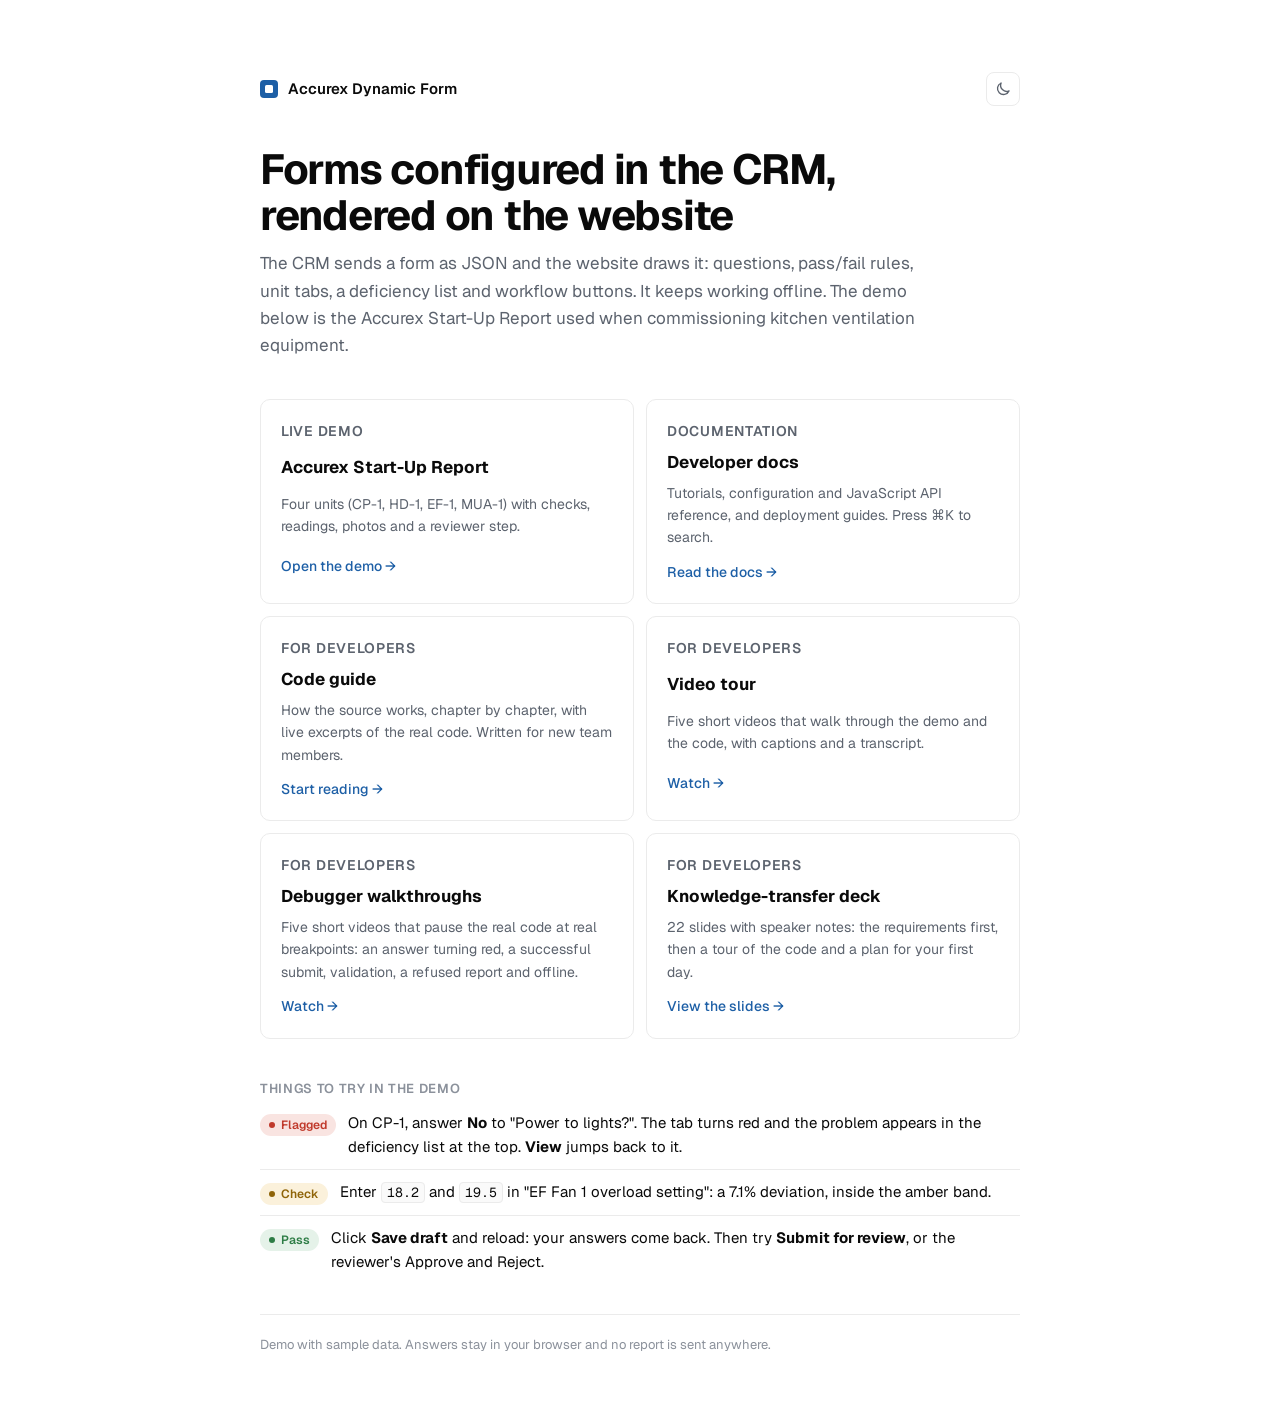
<file: index.html>
<!DOCTYPE html>
<html lang="en">
<head>
<meta charset="utf-8">
<meta name="viewport" content="width=device-width, initial-scale=1">
<title>Accurex Dynamic Form</title>
<script src="docs/theme.js"></script>
<meta name="description" content="Forms configured in the CRM, rendered on the website. Live demo and developer documentation.">
<link rel="preconnect" href="https://fonts.googleapis.com">
<link rel="preconnect" href="https://fonts.gstatic.com" crossorigin>
<link rel="stylesheet" href="https://fonts.googleapis.com/css2?family=Geist:wght@400;500;600;700&family=Geist+Mono:wght@400;500&display=swap">
<style>
/* Same visual language as docs/: Geist, hairlines, monochrome with the Accurex brand blue. */
:root {
  --bg: #ffffff; --bg-subtle: #fafafa; --fg: #0a0a0a; --fg-muted: #5c636e; --fg-faint: #8b919b;
  --line: #ebebeb; --line-strong: #d6d8dc; --accent: #1d5fa6; --accent-soft: #eaf1f9;
  --pass: #2e7d46; --pass-soft: #e5f2e9; --caution: #8f6408; --caution-soft: #fbf1db; --fail: #c0392b; --fail-soft: #f9e4e1;
  --shadow: 0 1px 2px rgba(10, 10, 10, 0.04), 0 8px 24px rgba(10, 10, 10, 0.08);
  --font-sans: "Geist", ui-sans-serif, system-ui, -apple-system, "Segoe UI", Roboto, sans-serif;
  --font-mono: "Geist Mono", ui-monospace, SFMono-Regular, Menlo, monospace;
}
/* Dark: follow the system unless the visitor picked light; the toggle (docs/theme.js) sets data-theme. */
@media (prefers-color-scheme: dark) {
  :root:not([data-theme="light"]) {
    --bg: #0a0a0a; --bg-subtle: #111111; --fg: #ededed; --fg-muted: #a3a8b0; --fg-faint: #70757d;
    --line: #1f1f1f; --line-strong: #2f3237; --accent: #6fa8e8; --accent-soft: #0f2238;
    --pass: #4cc38a; --pass-soft: #0e2a1c; --caution: #e5b94e; --caution-soft: #2d2208; --fail: #ff7a6b; --fail-soft: #331512;
    --shadow: 0 1px 2px rgba(0, 0, 0, 0.4), 0 12px 32px rgba(0, 0, 0, 0.5);
    color-scheme: dark;
  }
}
:root[data-theme="dark"] {
  --bg: #0a0a0a; --bg-subtle: #111111; --fg: #ededed; --fg-muted: #a3a8b0; --fg-faint: #70757d;
  --line: #1f1f1f; --line-strong: #2f3237; --accent: #6fa8e8; --accent-soft: #0f2238;
  --pass: #4cc38a; --pass-soft: #0e2a1c; --caution: #e5b94e; --caution-soft: #2d2208; --fail: #ff7a6b; --fail-soft: #331512;
  --shadow: 0 1px 2px rgba(0, 0, 0, 0.4), 0 12px 32px rgba(0, 0, 0, 0.5);
  color-scheme: dark;
}
* { box-sizing: border-box; }
body {
  margin: 0; padding-inline: 16px;
  background: var(--bg); color: var(--fg);
  font-family: var(--font-sans); font-size: 15px; line-height: 1.6; -webkit-font-smoothing: antialiased;
}
a { color: var(--accent); }
:focus-visible { outline: 2px solid var(--accent); outline-offset: 2px; border-radius: 6px; }
.page { max-width: 760px; margin: 0 auto; padding-block: 72px 56px; display: grid; gap: 40px; }
.top-row { display: flex; align-items: center; justify-content: space-between; gap: 12px; }
.brand { display: flex; align-items: center; gap: 10px; font-weight: 600; }
.icon-btn {
  display: inline-flex; align-items: center; justify-content: center; width: 34px; height: 34px;
  border: 1px solid var(--line); border-radius: 8px; background: transparent; color: var(--fg-muted); cursor: pointer;
}
.icon-btn:hover { background: var(--bg-subtle); color: var(--fg); border-color: var(--line-strong); }
.brand-mark { width: 18px; height: 18px; border-radius: 4px; background: var(--accent); position: relative; }
.brand-mark::after { content: ""; position: absolute; inset: 5px; border-radius: 1.5px; background: var(--bg); }
h1 { margin: 0 0 12px; font-size: clamp(30px, 6vw, 42px); line-height: 1.1; letter-spacing: -0.03em; text-wrap: balance; }
.lead { margin: 0; max-width: 60ch; font-size: 17px; color: var(--fg-muted); }
.cards { display: grid; grid-template-columns: repeat(2, minmax(0, 1fr)); gap: 12px; }
@media (max-width: 560px) { .cards { grid-template-columns: 1fr; } }
.card {
  display: grid; gap: 6px; padding: 20px; border: 1px solid var(--line); border-radius: 10px;
  color: var(--fg); text-decoration: none; transition: border-color 0.12s, box-shadow 0.12s;
}
.card:hover { border-color: var(--line-strong); box-shadow: var(--shadow); }
.card-kicker { font-size: 12px; font-weight: 600; letter-spacing: 0.05em; text-transform: uppercase; color: var(--accent); }
.card strong { font-size: 17px; }
.card span { color: var(--fg-muted); font-size: 14px; }
.card .go { margin-top: 6px; font-size: 14px; font-weight: 500; color: var(--accent); }
h2 { margin: 0 0 12px; font-size: 13px; font-weight: 600; letter-spacing: 0.05em; text-transform: uppercase; color: var(--fg-faint); }
.try { margin: 0; padding: 0; list-style: none; display: grid; gap: 10px; }
.try li { display: grid; grid-template-columns: auto 1fr; gap: 12px; align-items: baseline; padding-bottom: 10px; border-bottom: 1px solid var(--line); }
.try li:last-child { border-bottom: 0; padding-bottom: 0; }
.pill { display: inline-flex; align-items: center; gap: 6px; height: 22px; padding: 0 9px; border-radius: 999px; font-size: 12px; font-weight: 600; white-space: nowrap; }
.pill::before { content: ""; width: 6px; height: 6px; border-radius: 50%; background: currentColor; }
.pill.fail { color: var(--fail); background: var(--fail-soft); }
.pill.caution { color: var(--caution); background: var(--caution-soft); }
.pill.pass { color: var(--pass); background: var(--pass-soft); }
code { font-family: var(--font-mono); font-size: 0.88em; padding: 1px 5px; border: 1px solid var(--line); border-radius: 4px; background: var(--bg-subtle); }
footer { padding-top: 20px; border-top: 1px solid var(--line); font-size: 13px; color: var(--fg-faint); }
@media (max-width: 520px) { .page { padding-block: 40px 40px; } .try li { grid-template-columns: 1fr; gap: 4px; } }
</style>
</head>
<body>
<main class="page">
  <div class="top-row">
    <div class="brand"><span class="brand-mark" aria-hidden="true"></span>Accurex Dynamic Form</div>
    <button class="icon-btn" type="button" data-theme-toggle aria-label="Switch colour theme"></button>
  </div>

  <header>
    <h1>Forms configured in the CRM, rendered on the website</h1>
    <p class="lead">The CRM sends a form as JSON and the website draws it: questions, pass/fail rules, unit tabs, a deficiency list and workflow buttons. It keeps working offline. The demo below is the Accurex Start-Up Report used when commissioning kitchen ventilation equipment.</p>
  </header>

  <section class="cards" aria-label="Start here">
    <a class="card" href="sample.html">
      <span class="card-kicker">Live demo</span>
      <strong>Accurex Start-Up Report</strong>
      <span>Four units (CP-1, HD-1, EF-1, MUA-1) with checks, readings, photos and a reviewer step.</span>
      <span class="go">Open the demo →</span>
    </a>
    <a class="card" href="docs/">
      <span class="card-kicker">Documentation</span>
      <strong>Developer docs</strong>
      <span>Tutorials, configuration and JavaScript API reference, and deployment guides. Press ⌘K to search.</span>
      <span class="go">Read the docs →</span>
    </a>
    <a class="card" href="docs/code-guide.html">
      <span class="card-kicker">For developers</span>
      <strong>Code guide</strong>
      <span>How the source works, chapter by chapter, with live excerpts of the real code. Written for new team members.</span>
      <span class="go">Start reading →</span>
    </a>
    <a class="card" href="docs/video-tutorial.html">
      <span class="card-kicker">For developers</span>
      <strong>Video tour</strong>
      <span>Five short videos that walk through the demo and the code, with captions and a transcript.</span>
      <span class="go">Watch →</span>
    </a>
    <a class="card" href="docs/video-tutorial.html#episode-6">
      <span class="card-kicker">For developers</span>
      <strong>Debugger walkthroughs</strong>
      <span>Five short videos that pause the real code at real breakpoints: an answer turning red, a successful submit, validation, a refused report and offline.</span>
      <span class="go">Watch →</span>
    </a>
    <a class="card" href="docs/kt-deck.html">
      <span class="card-kicker">For developers</span>
      <strong>Knowledge-transfer deck</strong>
      <span>22 slides with speaker notes: the requirements first, then a tour of the code and a plan for your first day.</span>
      <span class="go">View the slides →</span>
    </a>
  </section>

  <section aria-labelledby="try-title">
    <h2 id="try-title">Things to try in the demo</h2>
    <ul class="try">
      <li><span class="pill fail">Flagged</span><span>On CP-1, answer <strong>No</strong> to "Power to lights?". The tab turns red and the problem appears in the deficiency list at the top. <strong>View</strong> jumps back to it.</span></li>
      <li><span class="pill caution">Check</span><span>Enter <code>18.2</code> and <code>19.5</code> in "EF Fan 1 overload setting": a 7.1% deviation, inside the amber band.</span></li>
      <li><span class="pill pass">Pass</span><span>Click <strong>Save draft</strong> and reload: your answers come back. Then try <strong>Submit for review</strong>, or the reviewer's Approve and Reject.</span></li>
    </ul>
  </section>

  <footer>Demo with sample data. Answers stay in your browser and no report is sent anywhere.</footer>
</main>
</body>
</html>
</file>
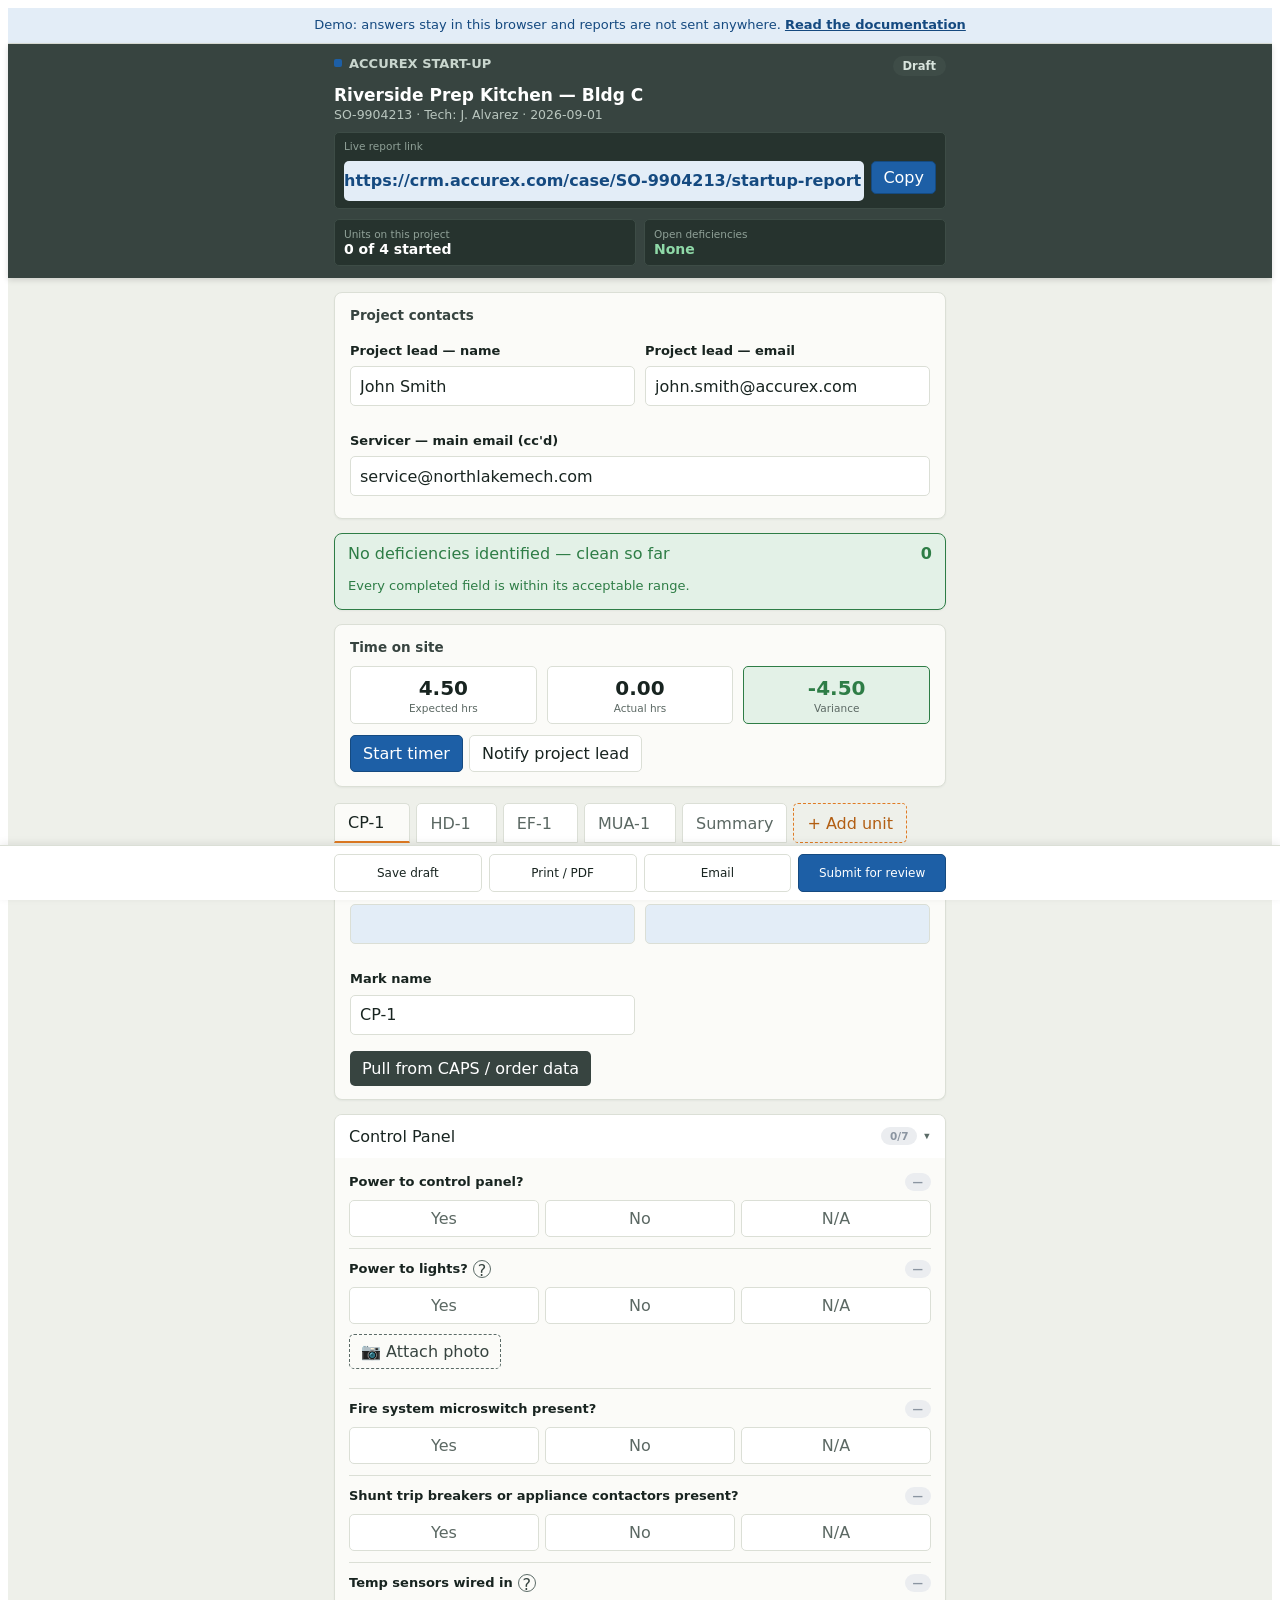
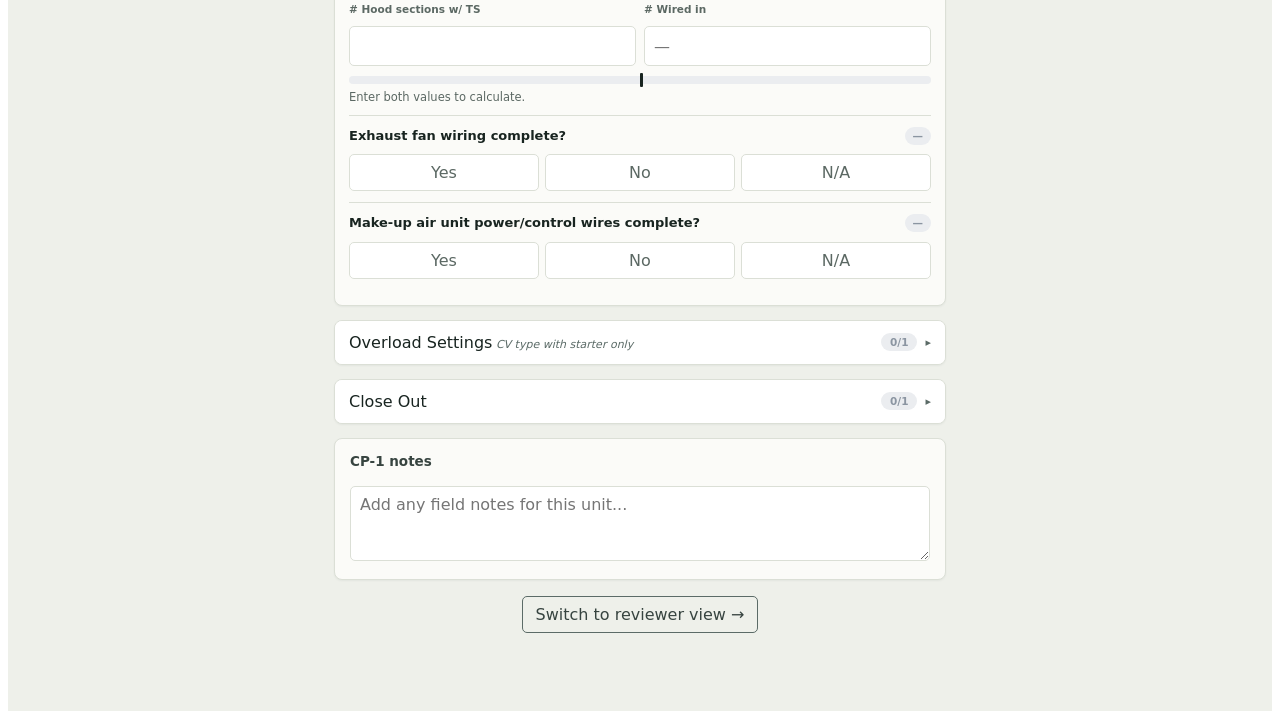
<file: sample.html>
<!DOCTYPE html>
<html lang="en">
<head>
    <meta charset="utf-8">
    <meta name="viewport" content="width=device-width, initial-scale=1">
    <title>Accurex Start-Up Report — Demo</title>
    <link rel="stylesheet" href="Accurex-dynamic-form.css">
    <style>
        /* Shown only in demo mode (see DEMO_MODE below). */
        .demo-banner {
            margin: 0;
            padding: 8px 14px;
            background: var(--dfr-brand-tint);
            color: var(--dfr-brand-dark);
            border-bottom: 1px solid var(--dfr-line);
            font: 13px/1.45 system-ui, -apple-system, "Segoe UI", sans-serif;
            text-align: center;
        }
        .demo-banner a { color: inherit; font-weight: 600; }
    </style>
</head>

<body>

    <p class="demo-banner" id="demoBanner" hidden>
        Demo: answers stay in this browser and reports are not sent anywhere.
        <a href="docs/">Read the documentation</a>
    </p>

    <!-- The form is drawn inside this container. -->
    <div id="dynamicFormContainer"></div>

    <!--
        type="module" is required: the framework is split into small files under ./src.
        The page must be served over http(s) (not opened as file://), e.g.:
            python3 dev-server.py   →   http://localhost:8080/sample.html
        dev-server.py also stands in for the CRM's submission API.
    -->
    <script type="module" src="Accurex-DynamicFormRenderer.js"></script>
    <script>
        /*
         * DEMO MODE
         * On the local dev server, dev-server.py pretends to be the CRM, so reports are really posted.
         * On static hosting (GitHub Pages) there is no CRM, so the demo pretends it accepted the report
         * and fills "Pull from CAPS" with demo values. Add ?demo to the URL to try demo mode locally.
         */
        const LOCAL_HOSTS = ["localhost", "127.0.0.1"];
        const DEMO_MODE = new URLSearchParams(location.search).has("demo") || !LOCAL_HOSTS.includes(location.hostname);

        function wait(milliseconds) {
            return new Promise(function (resolve) { setTimeout(resolve, milliseconds); });
        }

        document.addEventListener("DOMContentLoaded", async function () {

            document.getElementById("demoBanner").hidden = !DEMO_MODE;

            const formRenderer = new DynamicFormRenderer({
                container: "#dynamicFormContainer",
                // In production this is the CRM API that returns the form configuration.
                configUrl: "accurex-startup-report-config.json",
                // Lets this page open without a connection (when the config switches offline mode on).
                serviceWorkerUrl: "service-worker.js",

                // "Submit for review", "Approve" and "Reject": send the report to the CRM.
                // Offline, submit() keeps it in the outbox and it is sent automatically later.
                // If submit() fails, the form puts the previous report status back.
                onWorkflow: async function (action, data, form) {
                    console.log("Workflow:", action.targetStatus);
                    if (DEMO_MODE) {
                        await wait(400); // feels like a real request
                        console.log("Demo: the report would be sent to the CRM now.", data);
                        return;
                    }
                    return form.submit();
                },

                // "Pull from CAPS": in demo mode, answer with demo values instead of calling the API.
                // Returning undefined outside demo mode makes the form use config.dataSources as usual.
                onDataPull: DEMO_MODE ? async function (action) {
                    await wait(500);
                    return { model: "Demo model", serial: "DEMO-" + action.unitId.toUpperCase() + "-0001" };
                } : undefined,

                onSubmitSuccess: function (response) {
                    console.log("Report received by the CRM:", response);
                },
                onSubmitQueued: function () {
                    console.log("No connection: the report will be sent automatically later.");
                },
                onSubmitError: function (error) {
                    console.error("The CRM did not accept the report:", error);
                },
                onAction: function (action, data) {
                    console.log("Action for the website to handle:", action.type, data);
                }
            });

            // Handy while learning or debugging: type `formRenderer.values` in the browser console.
            window.formRenderer = formRenderer;

            await formRenderer.render();

        });
    </script>

</body>
</html>
</file>
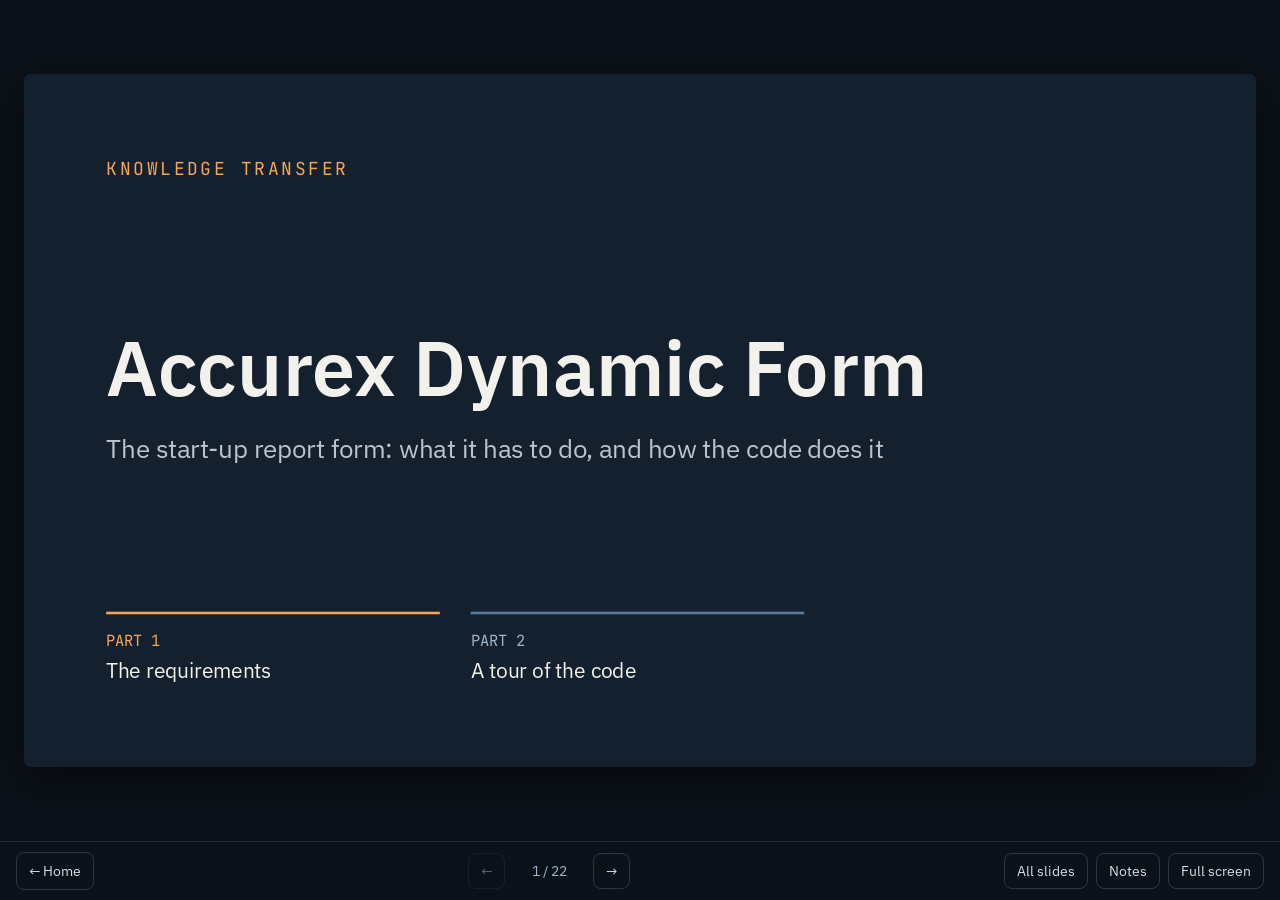
<file: docs/kt-deck.html>
<!DOCTYPE html>
<html lang="en">
<head>
<meta charset="utf-8">
<meta name="viewport" content="width=device-width, initial-scale=1">
<title>Accurex Dynamic Form KT</title>
<meta name="description" content="Knowledge-transfer deck for the Accurex Dynamic Form: the requirements first, then a tour of the code.">
<link rel="preconnect" href="https://fonts.googleapis.com">
<link rel="preconnect" href="https://fonts.gstatic.com" crossorigin>
<link rel="stylesheet" href="https://fonts.googleapis.com/css2?family=IBM+Plex+Sans:wght@400;500;600;700&family=JetBrains+Mono:wght@400;600&display=swap">
<style>
/*
 * Knowledge-transfer deck. Each slide is a 1920×1080 <section> with inline styles,
 * scaled to fit the window. Keys: ← → to move, N for speaker notes, O for all slides,
 * F for full screen. Print (or Save as PDF) gives one slide per page.
 */
html, body { height: 100%; margin: 0; }
body {
  display: grid; grid-template-rows: minmax(0, 1fr) auto auto;
  background: #0B1118; color: #D5DDE5; overflow: hidden;
  font-family: 'IBM Plex Sans', system-ui, -apple-system, 'Segoe UI', sans-serif;
}
:focus-visible { outline: 2px solid #F2A65A; outline-offset: 2px; }

/* ── The stage ── */
.viewport { position: relative; display: grid; place-items: center; min-height: 0; overflow: hidden; }
.holder { position: relative; overflow: hidden; border-radius: 6px; box-shadow: 0 12px 40px rgba(0, 0, 0, 0.45); }
.stage { position: absolute; left: 0; top: 0; width: 1920px; height: 1080px; transform-origin: top left; }
.frame[hidden] { display: none; }

/* ── Slide defaults (the slides set almost everything inline) ── */
.frame section { position: relative; width: 1920px; height: 1080px; box-sizing: border-box; overflow: hidden; }
.frame section * { margin: 0; box-sizing: border-box; }
.frame section div { min-width: 0; }
.frame h1 { font-size: 96px; font-weight: 600; line-height: 1.1; }
.frame h2 { font-size: 64px; font-weight: 600; line-height: 1.15; }
.frame h3 { font-size: 44px; font-weight: 600; line-height: 1.2; }
.frame p { font-size: 32px; line-height: 1.4; }
.frame ul, .frame ol { padding-left: 1.3em; }
.frame table { width: 100%; border-collapse: collapse; }
.frame th, .frame td { padding: 0.35em 0.6em; text-align: left; vertical-align: top; border-bottom: 1px solid rgba(20, 32, 46, 0.12); }
.frame th { font-weight: 600; }
.frame a { text-underline-offset: 0.15em; }
.frame aside { display: none; }

/* ── Speaker notes ── */
.notes {
  max-height: 28vh; overflow: auto; padding: 14px 24px;
  background: #111A24; border-top: 1px solid #1F2B38;
  font-size: 15px; line-height: 1.6; color: #C9D3DD;
}
.notes[hidden] { display: none; }
.notes-label { display: block; margin-bottom: 4px; font-size: 12px; font-weight: 600; letter-spacing: 0.06em; text-transform: uppercase; color: #F2A65A; }

/* ── Toolbar ── */
.toolbar {
  display: flex; align-items: center; justify-content: space-between; gap: 8px; flex-wrap: wrap;
  padding: 10px 16px; border-top: 1px solid #1F2B38; background: #0B1118;
}
.group { display: flex; align-items: center; gap: 8px; }
.toolbar a, .toolbar button {
  display: inline-flex; align-items: center; justify-content: center; gap: 6px;
  height: 36px; padding: 0 12px; border: 1px solid #2A3644; border-radius: 8px;
  background: transparent; color: #D5DDE5; font: inherit; font-size: 14px; text-decoration: none; cursor: pointer;
}
.toolbar a:hover, .toolbar button:hover:not(:disabled) { background: #16212D; border-color: #3A4858; }
.toolbar button:disabled { opacity: 0.4; cursor: default; }
.toolbar button[aria-pressed="true"] { border-color: #F2A65A; color: #F2A65A; }
.counter { min-width: 72px; text-align: center; font-size: 14px; font-variant-numeric: tabular-nums; color: #9DB4CC; }
@media (max-width: 560px) { .toolbar .wide-only { display: none; } .toolbar { justify-content: center; } }

/* ── All slides ── */
.overview {
  position: fixed; inset: 0; z-index: 10; overflow: auto; padding: 24px 16px 40px;
  background: rgba(11, 17, 24, 0.97);
}
.overview[hidden] { display: none; }
.overview-head { max-width: 1280px; margin: 0 auto 16px; display: flex; align-items: center; justify-content: space-between; gap: 12px; }
.overview-head h2 { margin: 0; font-size: 16px; font-weight: 600; color: #F3F1EC; }
.overview-head button { height: 36px; padding: 0 12px; border: 1px solid #2A3644; border-radius: 8px; background: transparent; color: #D5DDE5; font: inherit; font-size: 14px; cursor: pointer; }
.thumbs { max-width: 1280px; margin: 0 auto; display: grid; grid-template-columns: repeat(auto-fill, minmax(220px, 1fr)); gap: 16px; }
.thumb { display: grid; gap: 6px; padding: 0; border: 0; background: none; color: #9DB4CC; font: inherit; font-size: 13px; text-align: left; cursor: pointer; }
.thumb-view { position: relative; aspect-ratio: 16 / 9; overflow: hidden; border-radius: 6px; border: 2px solid transparent; }
.thumb[aria-current="true"] .thumb-view { border-color: #F2A65A; }
.thumb:hover .thumb-view { border-color: #5B7A99; }
.thumb-view .frame { position: absolute; left: 0; top: 0; width: 1920px; height: 1080px; transform-origin: top left; pointer-events: none; }

/* ── Print / Save as PDF: one slide per page ── */
@media print {
  @page { size: 1920px 1080px; margin: 0; }
  html, body { height: auto; display: block; overflow: visible; background: none; }
  .toolbar, .notes, .overview { display: none !important; }
  .viewport, .holder { display: block; width: auto !important; height: auto !important; box-shadow: none; border-radius: 0; overflow: visible; }
  .stage { position: static; transform: none !important; width: auto; height: auto; }
  .frame, .frame[hidden] { display: block !important; break-after: page; }
}
</style>
</head>
<body>
<main class="viewport" aria-label="Slides">
  <div class="holder">
    <div class="stage">
<div class="frame" data-id="cover" role="group" aria-roledescription="slide" hidden>
<section id="cover" data-transition="fade" style="background:#14202E;color:#F3F1EC;font-family:'IBM Plex Sans', Arial, sans-serif;padding:128px;display:flex;flex-direction:column;justify-content:space-between">
<p style="font-family:'JetBrains Mono', 'Courier New', monospace;font-size:28px;color:#F2A65A;letter-spacing:4px">KNOWLEDGE TRANSFER</p>
<div style="display:flex;flex-direction:column;gap:36px">
<h1 style="font-size:120px;font-weight:600;line-height:1.05;color:#F3F1EC">Accurex Dynamic Form</h1>
<p style="font-size:40px;line-height:1.35;color:#B9C4CF">The start-up report form: what it has to do, and how the code does it</p>
</div>
<div style="display:flex;gap:48px">
<div style="display:flex;flex-direction:column;gap:8px;border-top:4px solid #F2A65A;padding:24px 0 0 0;width:520px">
<p style="font-size:24px;color:#F2A65A;font-family:'JetBrains Mono', 'Courier New', monospace">PART 1</p>
<p style="font-size:32px;color:#F3F1EC">The requirements</p>
</div>
<div style="display:flex;flex-direction:column;gap:8px;border-top:4px solid #5B7A99;padding:24px 0 0 0;width:520px">
<p style="font-size:24px;color:#9DB4CC;font-family:'JetBrains Mono', 'Courier New', monospace">PART 2</p>
<p style="font-size:32px;color:#F3F1EC">A tour of the code</p>
</div>
</div>
<aside>Welcome. The KT has two parts. First, what the business needs: a start-up report that a technician fills in on site and a reviewer approves. Second, how the code meets those needs, folder by folder and feature by feature. At the end there's a plan for your first day.</aside>
</section>
</div>
<div class="frame" data-id="problem" role="group" aria-roledescription="slide" hidden>
<section id="problem" data-transition="fade" style="background:#F7F6F2;color:#4A5563;font-family:'IBM Plex Sans', Arial, sans-serif;padding:128px 128px 160px;display:flex;flex-direction:column;gap:48px">
<div style="display:flex;flex-direction:column;gap:12px">
<p style="font-family:'JetBrains Mono', 'Courier New', monospace;font-size:24px;color:#A84E10;letter-spacing:3px">THE PROBLEM</p>
<h2 style="font-size:64px;font-weight:600;color:#14202E;line-height:1.15">One renderer for every CRM form</h2>
</div>
<div style="display:flex;align-items:center;gap:20px">
<div style="flex:1;display:flex;flex-direction:column;gap:8px;background:#FFFFFF;border:1px solid #E2DFD8;border-radius:16px;padding:28px 24px">
<p style="font-size:28px;font-weight:600;color:#14202E">Business user</p>
<p style="font-size:24px;line-height:1.35">sets up the form in the CRM</p>
</div>
<svg width="56" height="28" viewBox="0 0 100 50" preserveAspectRatio="none" aria-hidden="true" style="flex:none"><polygon points="0,15 60,15 60,0 100,25 60,50 60,35 0,35" fill="#A84E10"/></svg>
<div style="flex:1;display:flex;flex-direction:column;gap:8px;background:#FFFFFF;border:1px solid #E2DFD8;border-radius:16px;padding:28px 24px">
<p style="font-size:28px;font-weight:600;color:#14202E">CRM API</p>
<p style="font-size:24px;line-height:1.35">sends the form as JSON</p>
</div>
<svg width="56" height="28" viewBox="0 0 100 50" preserveAspectRatio="none" aria-hidden="true" style="flex:none"><polygon points="0,15 60,15 60,0 100,25 60,50 60,35 0,35" fill="#A84E10"/></svg>
<div style="flex:1;display:flex;flex-direction:column;gap:8px;background:#14202E;border-radius:16px;padding:28px 24px">
<p style="font-size:24px;font-weight:600;color:#F2A65A;font-family:'JetBrains Mono', 'Courier New', monospace">DynamicForm Renderer</p>
<p style="font-size:24px;line-height:1.35;color:#D5DDE5">draws it, with no HTML per form</p>
</div>
<svg width="56" height="28" viewBox="0 0 100 50" preserveAspectRatio="none" aria-hidden="true" style="flex:none"><polygon points="0,15 60,15 60,0 100,25 60,50 60,35 0,35" fill="#A84E10"/></svg>
<div style="flex:1;display:flex;flex-direction:column;gap:8px;background:#FFFFFF;border:1px solid #E2DFD8;border-radius:16px;padding:28px 24px">
<p style="font-size:28px;font-weight:600;color:#14202E">Corporate website</p>
<p style="font-size:24px;line-height:1.35">the technician fills it in</p>
</div>
</div>
<div style="display:flex;gap:64px;align-items:start">
<div style="flex:3;display:flex;flex-direction:column;gap:20px">
<p style="font-size:30px;line-height:1.45;color:#2E3946">The first form built with it is the <b>Accurex start-up report</b>. A technician visits a job (one sales order, for example SO-9904213), checks every piece of equipment on site, records readings and photos, and sends the report for review.</p>
<p style="font-size:30px;line-height:1.45;color:#2E3946">When the business wants a new question or a new rule, they change the JSON. The code stays the same.</p>
</div>
<div style="flex:2;display:flex;flex-direction:column;background:#FFFFFF;border:1px solid #E2DFD8;border-radius:16px;padding:28px 32px;gap:16px">
<p style="font-size:24px;color:#5F6873">Units in the sample job</p>
<p style="font-size:28px;color:#14202E"><b>CP-1</b>   Control panel</p>
<p style="font-size:28px;color:#14202E"><b>HD-1</b>   Hood</p>
<p style="font-size:28px;color:#14202E"><b>EF-1</b>   Exhaust fan</p>
<p style="font-size:28px;color:#14202E"><b>MUA-1</b>   Make-up air unit</p>
</div>
</div>
<p style="position:absolute;left:128px;bottom:64px;width:1664px;font-size:24px;color:#5F6873">Accurex Dynamic Form KT · 2</p>
<aside>The core idea: business users design forms in the CRM, and this one package turns the JSON into a working form on the website. Nobody writes HTML per form. The sample config, accurex-startup-report-config.json, is the start-up report for a kitchen-ventilation job with four units: a control panel, a hood, an exhaust fan and a make-up air unit.</aside>
</section>
</div>
<div class="frame" data-id="users" role="group" aria-roledescription="slide" hidden>
<section id="users" data-transition="fade" style="background:#F7F6F2;color:#4A5563;font-family:'IBM Plex Sans', Arial, sans-serif;padding:128px 128px 160px;display:flex;flex-direction:column;gap:56px">
<div style="display:flex;flex-direction:column;gap:12px">
<p style="font-family:'JetBrains Mono', 'Courier New', monospace;font-size:24px;color:#A84E10;letter-spacing:3px">WHO IT SERVES</p>
<h2 style="font-size:64px;font-weight:600;color:#14202E;line-height:1.15">Four people touch this form</h2>
</div>
<div style="display:flex;gap:32px;align-items:stretch">
<div style="flex:1;display:flex;flex-direction:column;gap:18px;background:#FFFFFF;border:1px solid #E2DFD8;border-top:6px solid #A84E10;border-radius:16px;padding:36px 32px">
<svg width="48" height="48" viewBox="0 0 24 24" fill="none" stroke="#A84E10" stroke-width="2" stroke-linecap="round" stroke-linejoin="round" aria-hidden="true" style="flex:none"><path d="M14.7 6.3a1 1 0 0 0 0 1.4l1.6 1.6a1 1 0 0 0 1.4 0l3.77-3.77a6 6 0 0 1-7.94 7.94l-6.91 6.91a2.12 2.12 0 0 1-3-3l6.91-6.91a6 6 0 0 1 7.94-7.94l-3.76 3.76z"/></svg>
<h3 style="font-size:36px;font-weight:600;color:#14202E">Technician</h3>
<p style="font-size:26px;line-height:1.4">On site, often with weak signal. Answers checks, enters readings, attaches photos, runs the site timer, saves drafts and submits for review.</p>
<div style="flex:1"></div>
<p style="font-size:24px;color:#2F5D8A;font-family:'JetBrains Mono', 'Courier New', monospace">fields/ actions/ offline/</p>
</div>
<div style="flex:1;display:flex;flex-direction:column;gap:18px;background:#FFFFFF;border:1px solid #E2DFD8;border-top:6px solid #A84E10;border-radius:16px;padding:36px 32px">
<svg width="48" height="48" viewBox="0 0 24 24" fill="none" stroke="#A84E10" stroke-width="2" stroke-linecap="round" stroke-linejoin="round" aria-hidden="true" style="flex:none"><circle cx="12" cy="12" r="10"/><path d="m9 12 2 2 4-4"/></svg>
<h3 style="font-size:36px;font-weight:600;color:#14202E">Reviewer</h3>
<p style="font-size:26px;line-height:1.4">Reads the finished report. Approves it, or rejects it with a note that goes back to the vendor.</p>
<div style="flex:1"></div>
<p style="font-size:24px;color:#2F5D8A;font-family:'JetBrains Mono', 'Courier New', monospace">reviewer.js workflowAction.js</p>
</div>
<div style="flex:1;display:flex;flex-direction:column;gap:18px;background:#FFFFFF;border:1px solid #E2DFD8;border-top:6px solid #A84E10;border-radius:16px;padding:36px 32px">
<svg width="48" height="48" viewBox="0 0 24 24" fill="none" stroke="#A84E10" stroke-width="2" stroke-linecap="round" stroke-linejoin="round" aria-hidden="true" style="flex:none"><circle cx="12" cy="12" r="3"/><path d="M19.4 15a1.65 1.65 0 0 0 .33 1.82l.06.06a2 2 0 0 1-2.83 2.83l-.06-.06a1.65 1.65 0 0 0-1.82-.33 1.65 1.65 0 0 0-1 1.51V21a2 2 0 0 1-4 0v-.09A1.65 1.65 0 0 0 9 19.4a1.65 1.65 0 0 0-1.82.33l-.06.06a2 2 0 0 1-2.83-2.83l.06-.06a1.65 1.65 0 0 0 .33-1.82 1.65 1.65 0 0 0-1.51-1H3a2 2 0 0 1 0-4h.09A1.65 1.65 0 0 0 4.6 9a1.65 1.65 0 0 0-.33-1.82l-.06-.06a2 2 0 0 1 2.83-2.83l.06.06a1.65 1.65 0 0 0 1.82.33H9a1.65 1.65 0 0 0 1-1.51V3a2 2 0 0 1 4 0v.09a1.65 1.65 0 0 0 1 1.51 1.65 1.65 0 0 0 1.82-.33l.06-.06a2 2 0 0 1 2.83 2.83l-.06.06a1.65 1.65 0 0 0-.33 1.82V9a1.65 1.65 0 0 0 1.51 1H21a2 2 0 0 1 0 4h-.09a1.65 1.65 0 0 0-1.51 1z"/></svg>
<h3 style="font-size:36px;font-weight:600;color:#14202E">Business user</h3>
<p style="font-size:26px;line-height:1.4">Designs the form in the CRM: questions, pass/fail rules, units and buttons. A change here needs no developer.</p>
<div style="flex:1"></div>
<p style="font-size:24px;color:#2F5D8A;font-family:'JetBrains Mono', 'Courier New', monospace">the JSON config</p>
</div>
<div style="flex:1;display:flex;flex-direction:column;gap:18px;background:#FFFFFF;border:1px solid #E2DFD8;border-top:6px solid #A84E10;border-radius:16px;padding:36px 32px">
<svg width="48" height="48" viewBox="0 0 24 24" fill="none" stroke="#A84E10" stroke-width="2" stroke-linecap="round" stroke-linejoin="round" aria-hidden="true" style="flex:none"><polyline points="16 18 22 12 16 6"/><polyline points="8 6 2 12 8 18"/></svg>
<h3 style="font-size:36px;font-weight:600;color:#14202E">Web developer</h3>
<p style="font-size:26px;line-height:1.4">Puts the form on a page and connects its callbacks to the CRM: onWorkflow, onDataPull, onAction.</p>
<div style="flex:1"></div>
<p style="font-size:24px;color:#2F5D8A;font-family:'JetBrains Mono', 'Courier New', monospace">Accurex-Dynamic FormRenderer.js</p>
</div>
</div>
<p style="position:absolute;left:128px;bottom:64px;width:1664px;font-size:24px;color:#5F6873">Accurex Dynamic Form KT · 3</p>
<aside>Keep these four people in mind; every folder serves one of them. The technician is the main user and the reason offline mode exists. The reviewer uses the reviewer block at the bottom. The business user never touches code; they only change JSON. The web developer embeds the form and decides what happens on submit through callbacks. A project lead also gets status emails, sent from the technician's mail app.</aside>
</section>
</div>
<div class="frame" data-id="reqs" role="group" aria-roledescription="slide" hidden>
<section id="reqs" data-transition="fade" style="background:#F7F6F2;color:#4A5563;font-family:'IBM Plex Sans', Arial, sans-serif;padding:128px 128px 160px;display:flex;flex-direction:column;gap:40px">
<div style="display:flex;flex-direction:column;gap:12px">
<p style="font-family:'JetBrains Mono', 'Courier New', monospace;font-size:24px;color:#A84E10;letter-spacing:3px">REQUIREMENTS</p>
<h2 style="font-size:64px;font-weight:600;color:#14202E;line-height:1.15">What the form has to do</h2>
</div>
<table style="font-size:26px;color:#2E3946;font-family:'IBM Plex Sans', Arial, sans-serif">
<tr style="background:#14202E"><th style="width:38%;color:#F3F1EC">Need</th><th style="width:34%;color:#F3F1EC">What the user sees</th><th style="width:28%;color:#F3F1EC">Config key</th></tr>
<tr><td>Forms are defined in the CRM, not in code</td><td>The whole page is built from JSON</td><td>form.*</td></tr>
<tr style="background:#EFEDE7"><td>Check each piece of equipment on its own</td><td>Unit tabs with a coloured dot</td><td>units.items</td></tr>
<tr><td>Judge answers automatically</td><td>Pass / Check / Flagged chips</td><td>evaluation, statusRules</td></tr>
<tr style="background:#EFEDE7"><td>See every problem in one place</td><td>Deficiency list with View links</td><td>deficiencySummary</td></tr>
<tr><td>Track time on site against the plan</td><td>Timer and hours variance</td><td>hoursTracker, timer</td></tr>
<tr style="background:#EFEDE7"><td>Fill model and serial from order data</td><td>Pull from CAPS button</td><td>dataSources.CAPS</td></tr>
<tr><td>Keep photos as evidence</td><td>Attach photo, with thumbnails</td><td>attachments</td></tr>
<tr style="background:#EFEDE7"><td>Work with no signal</td><td>Drafts, an outbox, the page opens offline</td><td>behavior.offline</td></tr>
<tr><td>Review and approve the report</td><td>Submit, Approve and Reject buttons</td><td>actions, reviewer</td></tr>
</table>
<p style="position:absolute;left:128px;bottom:64px;width:1664px;font-size:24px;color:#5F6873">Accurex Dynamic Form KT · 4</p>
<aside>This is the requirement list as the code sees it. Each need maps to a key in the JSON config, and each key maps to one place in the code, which we'll see in Part 2. If someone asks for a new feature, first ask which row it belongs to, or whether it's a new row.</aside>
</section>
</div>
<div class="frame" data-id="lifecycle" role="group" aria-roledescription="slide" hidden>
<section id="lifecycle" data-transition="fade" style="background:#F7F6F2;color:#4A5563;font-family:'IBM Plex Sans', Arial, sans-serif;padding:128px 128px 160px;display:flex;flex-direction:column;gap:48px">
<div style="display:flex;flex-direction:column;gap:12px">
<p style="font-family:'JetBrains Mono', 'Courier New', monospace;font-size:24px;color:#A84E10;letter-spacing:3px">REPORT LIFECYCLE</p>
<h2 style="font-size:64px;font-weight:600;color:#14202E;line-height:1.15">A report has four statuses</h2>
</div>
<div style="position:relative;width:1664px;height:380px">
<div style="position:absolute;left:0px;top:140px;width:300px;height:100px;background:#FFFFFF;border:2px solid #5F6873;border-radius:16px;display:flex;flex-direction:column;justify-content:center;align-items:center">
<p style="font-size:32px;font-weight:600;color:#14202E">Draft</p>
</div>
<div style="position:absolute;left:560px;top:140px;width:300px;height:100px;background:#FFFFFF;border:2px solid #2F5D8A;border-radius:16px;display:flex;flex-direction:column;justify-content:center;align-items:center">
<p style="font-size:32px;font-weight:600;color:#2F5D8A">Review</p>
</div>
<div style="position:absolute;left:1180px;top:20px;width:400px;height:100px;background:#E6F2EA;border:2px solid #2E7D4F;border-radius:16px;display:flex;flex-direction:column;justify-content:center;align-items:center">
<p style="font-size:32px;font-weight:600;color:#1F5E39">Approved</p>
<p style="font-size:24px;color:#2E3946">forwarded</p>
</div>
<div style="position:absolute;left:1180px;top:260px;width:400px;height:100px;background:#F8E7E4;border:2px solid #B0392B;border-radius:16px;display:flex;flex-direction:column;justify-content:center;align-items:center">
<p style="font-size:32px;font-weight:600;color:#8E2A1F">Rejected</p>
<p style="font-size:24px;color:#2E3946">reviewer note required</p>
</div>
<svg width="1" height="1" aria-hidden="true" style="position:absolute;left:0;top:0;overflow:visible;pointer-events:none"><polyline points="300,190 560,190" fill="none" stroke="#5F6873" stroke-width="3"/><polygon points="560,190 542,199 542,181" fill="#5F6873"/></svg>
<svg width="1" height="1" aria-hidden="true" style="position:absolute;left:0;top:0;overflow:visible;pointer-events:none"><polyline points="860,190 1020,190 1020,70 1180,70" fill="none" stroke="#2E7D4F" stroke-width="3"/><polygon points="1180,70 1162,79 1162,61" fill="#2E7D4F"/></svg>
<svg width="1" height="1" aria-hidden="true" style="position:absolute;left:0;top:0;overflow:visible;pointer-events:none"><polyline points="860,190 1020,190 1020,310 1180,310" fill="none" stroke="#B0392B" stroke-width="3"/><polygon points="1180,310 1162,319 1162,301" fill="#B0392B"/></svg>
<p style="position:absolute;left:310px;top:140px;width:250px;font-size:24px;color:#2E3946;text-align:center">Submit for review</p>
<p style="position:absolute;left:1030px;top:100px;width:140px;font-size:24px;color:#1F5E39">Approve</p>
<p style="position:absolute;left:1030px;top:240px;width:140px;font-size:24px;color:#8E2A1F">Reject</p>
</div>
<div style="display:flex;gap:32px">
<div style="flex:1;display:flex;flex-direction:column;gap:8px;border-top:3px solid #A84E10;padding:20px 0 0 0">
<p style="font-size:26px;line-height:1.4;color:#2E3946">The status is just a value: <b>values.reportStatus</b>. The pill in the header redraws from it.</p>
</div>
<div style="flex:1;display:flex;flex-direction:column;gap:8px;border-top:3px solid #A84E10;padding:20px 0 0 0">
<p style="font-size:26px;line-height:1.4;color:#2E3946">Each button is a <b>workflow</b> action with a <b>targetStatus</b>. Reject lists reviewerNote as required.</p>
</div>
<div style="flex:1;display:flex;flex-direction:column;gap:8px;border-top:3px solid #A84E10;padding:20px 0 0 0">
<p style="font-size:26px;line-height:1.4;color:#2E3946">If the CRM refuses the report, the old status comes back. The screen never claims a review that never happened.</p>
</div>
</div>
<p style="position:absolute;left:128px;bottom:64px;width:1664px;font-size:24px;color:#5F6873">Accurex Dynamic Form KT · 5</p>
<aside>Business rule: draft, then review, then approved or rejected. Technically the status is one more value in form.values, so it is saved in drafts and sent with the report like any other field. The three buttons are all the same action type, workflow, with a different targetStatus. Reject has a required field, the reviewer note. If the host page's onWorkflow callback throws, the status is rolled back.</aside>
</section>
</div>
<div class="frame" data-id="statuses" role="group" aria-roledescription="slide" hidden>
<section id="statuses" data-transition="fade" style="background:#F7F6F2;color:#4A5563;font-family:'IBM Plex Sans', Arial, sans-serif;padding:128px 128px 160px;display:flex;flex-direction:column;gap:48px">
<div style="display:flex;flex-direction:column;gap:12px">
<p style="font-family:'JetBrains Mono', 'Courier New', monospace;font-size:24px;color:#A84E10;letter-spacing:3px">PASS OR FAIL</p>
<h2 style="font-size:64px;font-weight:600;color:#14202E;line-height:1.15">Every answer gets a colour that rolls up</h2>
</div>
<div style="display:flex;gap:48px;align-items:stretch">
<div style="flex:1;display:flex;flex-direction:column;gap:20px">
<p style="font-size:26px;color:#5F6873">One field</p>
<p style="font-size:28px;background:#E6F2EA;color:#1F5E39;padding:12px 24px;border-radius:999px"><b>green</b>  Pass</p>
<p style="font-size:28px;background:#FBF0D9;color:#7A4E0A;padding:12px 24px;border-radius:999px"><b>yellow</b>  Check</p>
<p style="font-size:28px;background:#F8E7E4;color:#8E2A1F;padding:12px 24px;border-radius:999px"><b>red</b>  Flagged</p>
<p style="font-size:28px;background:#ECEDEF;color:#454D57;padding:12px 24px;border-radius:999px"><b>gray</b>  not answered or N/A</p>
</div>
<div style="flex:1;display:flex;flex-direction:column;gap:20px">
<p style="font-size:26px;color:#5F6873">Rolled up</p>
<div style="display:flex;flex-direction:column;gap:6px;background:#FFFFFF;border:1px solid #E2DFD8;border-radius:12px;padding:16px 24px"><p style="font-size:28px;color:#14202E;font-weight:600">Section chip "3/7"</p><p style="font-size:24px">answered of tracked; red if any red</p></div>
<div style="display:flex;flex-direction:column;gap:6px;background:#FFFFFF;border:1px solid #E2DFD8;border-radius:12px;padding:16px 24px"><p style="font-size:28px;color:#14202E;font-weight:600">Unit tab dot</p><p style="font-size:24px">Not started, In progress, or a colour</p></div>
<div style="display:flex;flex-direction:column;gap:6px;background:#FFFFFF;border:1px solid #E2DFD8;border-radius:12px;padding:16px 24px"><p style="font-size:28px;color:#14202E;font-weight:600">Deficiency list</p><p style="font-size:24px">every red and yellow, with View</p></div>
</div>
<div style="flex:1;display:flex;flex-direction:column;gap:16px;background:#14202E;border-radius:16px;padding:32px">
<p style="font-size:24px;color:#F2A65A;font-family:'JetBrains Mono', 'Courier New', monospace">EXAMPLE: TOLERANCE</p>
<p style="font-size:28px;color:#F3F1EC;line-height:1.4">Nameplate FLA 18.2 A<br>Overload setting 19.0 A</p>
<p style="font-size:40px;color:#F3F1EC;font-weight:600">+4.4% deviation</p>
<p style="font-size:24px;color:#B9C4CF;line-height:1.5">up to 5%: green<br>up to 15%: yellow<br>beyond 15%: red</p>
</div>
</div>
<p style="font-size:26px;color:#2E3946;line-height:1.4">A field counts towards progress and deficiencies only when it has an <b>evaluation</b> rule. Such a field is <b>tracked</b>.</p>
<p style="position:absolute;left:128px;bottom:64px;width:1664px;font-size:24px;color:#5F6873">Accurex Dynamic Form KT · 6</p>
<aside>This is the heart of the business logic. Every tracked field gets one of four statuses. Those roll up: a section shows answered over total and turns red if anything inside is red; a unit's tab dot does the same for the whole unit; and every red or yellow field lands in the deficiency list with a View link that jumps to it. The tolerance example is a real field from the config: overload setting against nameplate FLA, green within 5 percent, yellow within 15.</aside>
</section>
</div>
<div class="frame" data-id="part2" role="group" aria-roledescription="slide" hidden>
<section id="part2" data-transition="fade" style="background:#14202E;color:#F3F1EC;font-family:'IBM Plex Sans', Arial, sans-serif;padding:128px;display:flex;flex-direction:column;justify-content:center;gap:40px">
<p style="font-family:'JetBrains Mono', 'Courier New', monospace;font-size:28px;color:#9DB4CC;letter-spacing:4px">PART 2</p>
<h1 style="font-size:120px;font-weight:600;line-height:1.05;color:#F3F1EC">A tour of the code</h1>
<p style="font-size:40px;line-height:1.4;color:#B9C4CF;width:1400px">About 3,200 lines of plain JavaScript modules in <span style="color:#F2A65A">src/</span>. No framework, no bundler, no npm install. The browser loads the files as they are.</p>
<aside>Part 2. The good news: the codebase is small and has no build step. Everything under src is ES modules loaded straight by the browser. One CSS file, one entry file, one service worker. If you can read plain JavaScript, you can read all of it in a day.</aside>
</section>
</div>
<div class="frame" data-id="bigpicture" role="group" aria-roledescription="slide" hidden>
<section id="bigpicture" data-transition="fade" style="background:#F7F6F2;color:#4A5563;font-family:'IBM Plex Sans', Arial, sans-serif;padding:128px 128px 160px;display:flex;flex-direction:column;gap:40px">
<div style="display:flex;flex-direction:column;gap:12px">
<p style="font-family:'JetBrains Mono', 'Courier New', monospace;font-size:24px;color:#A84E10;letter-spacing:3px">THE BIG PICTURE</p>
<h2 style="font-size:64px;font-weight:600;color:#14202E;line-height:1.15">One class in the middle of six neighbours</h2>
</div>
<div style="position:relative;width:1664px;height:620px">
<div style="position:absolute;left:0px;top:0px;width:420px;height:140px;background:#FFFFFF;border:1px solid #E2DFD8;border-radius:16px;padding:20px 28px;display:flex;flex-direction:column;gap:6px">
<p style="font-size:28px;font-weight:600;color:#14202E">CRM form API</p>
<p style="font-size:24px;line-height:1.35">GET configUrl returns the form as JSON</p>
</div>
<div style="position:absolute;left:0px;top:240px;width:420px;height:140px;background:#FFFFFF;border:1px solid #E2DFD8;border-radius:16px;padding:20px 28px;display:flex;flex-direction:column;gap:6px">
<p style="font-size:28px;font-weight:600;color:#14202E">Host web page</p>
<p style="font-size:24px;line-height:1.35">creates the form, passes callbacks</p>
</div>
<div style="position:absolute;left:0px;top:480px;width:420px;height:140px;background:#FFFFFF;border:1px solid #E2DFD8;border-radius:16px;padding:20px 28px;display:flex;flex-direction:column;gap:6px">
<p style="font-size:28px;font-weight:600;color:#14202E">service-worker.js</p>
<p style="font-size:24px;line-height:1.35">keeps the page's files for offline</p>
</div>
<div style="position:absolute;left:620px;top:170px;width:424px;height:280px;background:#14202E;border-radius:20px;padding:32px;display:flex;flex-direction:column;gap:10px">
<p style="font-size:28px;font-weight:600;color:#F2A65A;font-family:'JetBrains Mono', 'Courier New', monospace">DynamicForm Renderer</p>
<p style="font-size:24px;color:#B9C4CF">src/DynamicFormRenderer.js</p>
<p style="font-size:24px;color:#F3F1EC;font-family:'JetBrains Mono', 'Courier New', monospace;line-height:1.5">render() setValue()<br>refresh() submit()</p>
</div>
<div style="position:absolute;left:1244px;top:0px;width:420px;height:140px;background:#FFFFFF;border:1px solid #E2DFD8;border-radius:16px;padding:20px 28px;display:flex;flex-direction:column;gap:6px">
<p style="font-size:28px;font-weight:600;color:#14202E">CRM submit API</p>
<p style="font-size:24px;line-height:1.35">POST submission.url with getData()</p>
</div>
<div style="position:absolute;left:1244px;top:240px;width:420px;height:140px;background:#FFFFFF;border:1px solid #E2DFD8;border-radius:16px;padding:20px 28px;display:flex;flex-direction:column;gap:6px">
<p style="font-size:28px;font-weight:600;color:#14202E">CAPS order data</p>
<p style="font-size:24px;line-height:1.35">model and serial for each unit</p>
</div>
<div style="position:absolute;left:1244px;top:480px;width:420px;height:140px;background:#FFFFFF;border:1px solid #E2DFD8;border-radius:16px;padding:20px 28px;display:flex;flex-direction:column;gap:6px">
<p style="font-size:28px;font-weight:600;color:#14202E">IndexedDB</p>
<p style="font-size:24px;line-height:1.35">drafts, photos and the outbox</p>
</div>
<svg width="1" height="1" aria-hidden="true" style="position:absolute;left:0;top:0;overflow:visible;pointer-events:none"><polyline points="420,70 520,70 520,230 620,230" fill="none" stroke="#5F6873" stroke-width="3"/><polygon points="620,230 602,239 602,221" fill="#5F6873"/></svg>
<svg width="1" height="1" aria-hidden="true" style="position:absolute;left:0;top:0;overflow:visible;pointer-events:none"><polyline points="420,310 620,310" fill="none" stroke="#5F6873" stroke-width="3"/><polygon points="620,310 602,319 602,301" fill="#5F6873"/></svg>
<svg width="1" height="1" aria-hidden="true" style="position:absolute;left:0;top:0;overflow:visible;pointer-events:none"><polyline points="420,550 520,550 520,390 620,390" fill="none" stroke="#5F6873" stroke-width="3"/><polygon points="620,390 602,399 602,381" fill="#5F6873"/><polygon points="420,550 438,541 438,559" fill="#5F6873"/></svg>
<svg width="1" height="1" aria-hidden="true" style="position:absolute;left:0;top:0;overflow:visible;pointer-events:none"><polyline points="1044,230 1144,230 1144,70 1244,70" fill="none" stroke="#A84E10" stroke-width="3"/><polygon points="1244,70 1226,79 1226,61" fill="#A84E10"/></svg>
<svg width="1" height="1" aria-hidden="true" style="position:absolute;left:0;top:0;overflow:visible;pointer-events:none"><polyline points="1044,310 1244,310" fill="none" stroke="#A84E10" stroke-width="3"/><polygon points="1244,310 1226,319 1226,301" fill="#A84E10"/><polygon points="1044,310 1062,301 1062,319" fill="#A84E10"/></svg>
<svg width="1" height="1" aria-hidden="true" style="position:absolute;left:0;top:0;overflow:visible;pointer-events:none"><polyline points="1044,390 1144,390 1144,550 1244,550" fill="none" stroke="#A84E10" stroke-width="3"/><polygon points="1244,550 1226,559 1226,541" fill="#A84E10"/><polygon points="1044,390 1062,381 1062,399" fill="#A84E10"/></svg>
</div>
<p style="position:absolute;left:128px;bottom:64px;width:1664px;font-size:24px;color:#5F6873">Accurex Dynamic Form KT · 8</p>
<aside>One class, DynamicFormRenderer, owns everything. On the left are the things that feed it: the CRM's form JSON, the host page that creates it and passes callbacks, and the service worker that caches the page's files. On the right are the things it talks to: the CRM submission endpoint, the CAPS order-data API for Pull from CAPS, and IndexedDB for drafts, photos and the offline outbox. Locally, dev-server.py serves the config JSON and fakes the CRM submit API. It does not fake CAPS: use ?demo for demo CAPS values.</aside>
</section>
</div>
<div class="frame" data-id="onerule" role="group" aria-roledescription="slide" hidden>
<section id="onerule" data-transition="fade" style="background:#F7F6F2;color:#4A5563;font-family:'IBM Plex Sans', Arial, sans-serif;padding:128px 128px 160px;display:flex;flex-direction:column;gap:48px">
<div style="display:flex;flex-direction:column;gap:12px">
<p style="font-family:'JetBrains Mono', 'Courier New', monospace;font-size:24px;color:#A84E10;letter-spacing:3px">THE ONE RULE</p>
<h2 style="font-size:64px;font-weight:600;color:#14202E;line-height:1.15">All data lives in form.values</h2>
</div>
<div style="display:flex;align-items:center;gap:16px">
<div style="flex:1;background:#FFFFFF;border:1px solid #E2DFD8;border-radius:14px;padding:24px 20px"><p style="font-size:26px;color:#14202E;text-align:center">User types</p></div>
<svg width="48" height="24" viewBox="0 0 100 50" preserveAspectRatio="none" aria-hidden="true" style="flex:none"><polygon points="0,15 60,15 60,0 100,25 60,50 60,35 0,35" fill="#A84E10"/></svg>
<div style="flex:1;background:#FFFFFF;border:1px solid #E2DFD8;border-radius:14px;padding:24px 20px"><p style="font-size:24px;color:#14202E;text-align:center;font-family:'JetBrains Mono', 'Courier New', monospace">form. setValue()</p></div>
<svg width="48" height="24" viewBox="0 0 100 50" preserveAspectRatio="none" aria-hidden="true" style="flex:none"><polygon points="0,15 60,15 60,0 100,25 60,50 60,35 0,35" fill="#A84E10"/></svg>
<div style="flex:1;background:#14202E;border-radius:14px;padding:24px 20px"><p style="font-size:24px;color:#F2A65A;text-align:center;font-family:'JetBrains Mono', 'Courier New', monospace">form.values</p></div>
<svg width="48" height="24" viewBox="0 0 100 50" preserveAspectRatio="none" aria-hidden="true" style="flex:none"><polygon points="0,15 60,15 60,0 100,25 60,50 60,35 0,35" fill="#A84E10"/></svg>
<div style="flex:1;background:#FFFFFF;border:1px solid #E2DFD8;border-radius:14px;padding:24px 20px"><p style="font-size:24px;color:#14202E;text-align:center;font-family:'JetBrains Mono', 'Courier New', monospace">form. refresh()</p></div>
<svg width="48" height="24" viewBox="0 0 100 50" preserveAspectRatio="none" aria-hidden="true" style="flex:none"><polygon points="0,15 60,15 60,0 100,25 60,50 60,35 0,35" fill="#A84E10"/></svg>
<div style="flex:1;background:#FFFFFF;border:1px solid #E2DFD8;border-radius:14px;padding:24px 20px"><p style="font-size:26px;color:#14202E;text-align:center">Screen</p></div>
</div>
<div style="display:flex;gap:32px">
<div style="flex:1;display:flex;flex-direction:column;gap:10px;border-top:3px solid #2F5D8A;padding:20px 0 0 0">
<p style="font-size:24px;color:#2F5D8A;font-family:'JetBrains Mono', 'Courier New', monospace">refresh() step 1</p>
<p style="font-size:26px;line-height:1.4;color:#2E3946">Calculated fields work out their numbers first, so later steps see fresh values.</p>
</div>
<div style="flex:1;display:flex;flex-direction:column;gap:10px;border-top:3px solid #2F5D8A;padding:20px 0 0 0">
<p style="font-size:24px;color:#2F5D8A;font-family:'JetBrains Mono', 'Courier New', monospace">refresh() step 2</p>
<p style="font-size:26px;line-height:1.4;color:#2E3946">Every field updates its own look: input value, status chip, selected button.</p>
</div>
<div style="flex:1;display:flex;flex-direction:column;gap:10px;border-top:3px solid #2F5D8A;padding:20px 0 0 0">
<p style="font-size:24px;color:#2F5D8A;font-family:'JetBrains Mono', 'Courier New', monospace">refresh() step 3</p>
<p style="font-size:26px;line-height:1.4;color:#2E3946">Every widget redraws what it collects from many fields: tab dots, progress, deficiencies.</p>
</div>
</div>
<p style="font-size:30px;line-height:1.4;color:#14202E;background:#FBF0D9;padding:24px 32px;border-radius:12px">Debugging tip: if the screen looks wrong, type <b>form.values</b> in the console. Fields never keep their own copy.</p>
<p style="position:absolute;left:128px;bottom:64px;width:1664px;font-size:24px;color:#5F6873">Accurex Dynamic Form KT · 9</p>
<aside>If you remember one slide, remember this one. All data is in one object, form.values, keyed by field name. Inputs call setValue; setValue stores the value, fires onFieldChange, and calls refresh. Refresh is a full pass in three steps: recalculate, then every field, then every widget. It's deliberately simple: no diffing, no hidden subscriptions. The form is small enough that redrawing everything on each keystroke is cheap.</aside>
</section>
</div>
<div class="frame" data-id="folders" role="group" aria-roledescription="slide" hidden>
<section id="folders" data-transition="fade" style="background:#F7F6F2;color:#4A5563;font-family:'IBM Plex Sans', Arial, sans-serif;padding:128px 128px 160px;display:flex;flex-direction:column;gap:40px">
<div style="display:flex;flex-direction:column;gap:12px">
<p style="font-family:'JetBrains Mono', 'Courier New', monospace;font-size:24px;color:#A84E10;letter-spacing:3px">FOLDER MAP</p>
<h2 style="font-size:64px;font-weight:600;color:#14202E;line-height:1.15">Each folder answers one question</h2>
</div>
<table style="font-size:24px;color:#2E3946;font-family:'IBM Plex Sans', Arial, sans-serif">
<tr style="background:#14202E"><th style="width:24%;color:#F3F1EC">src/</th><th style="width:38%;color:#F3F1EC">Question it answers</th><th style="width:38%;color:#F3F1EC">Main pieces</th></tr>
<tr><td>DynamicForm Renderer.js</td><td>Who owns the data and the order of work?</td><td>render, setValue, refresh, submit</td></tr>
<tr style="background:#EFEDE7"><td>core/</td><td>Load config, call HTTP, add up statuses</td><td>loadConfig, http, layout, status</td></tr>
<tr><td>fields/</td><td>How does one input draw and judge itself?</td><td>BaseField and 6 field types</td></tr>
<tr style="background:#EFEDE7"><td>sections/</td><td>How is each block of the page drawn?</td><td>header, units, accordion, reviewer</td></tr>
<tr><td>actions/</td><td>What happens when a button is clicked?</td><td>workflow, dataPull, timer, email, save</td></tr>
<tr style="background:#EFEDE7"><td>evaluators/</td><td>Is this answer OK?</td><td>expectedValue, percentTolerance</td></tr>
<tr><td>offline/</td><td>What if there is no signal?</td><td>draftStores, outbox, OfflineSync</td></tr>
<tr style="background:#EFEDE7"><td>utils/</td><td>Helpers that know nothing about forms</td><td>dom, formula, format, template</td></tr>
</table>
<p style="font-size:24px;line-height:1.5;color:#2E3946">At the root: <b>Accurex-DynamicFormRenderer.js</b> (entry), <b>Accurex-dynamic-form.css</b>, <b>service-worker.js</b>, <b>sample.html</b>, <b>dev-server.py</b> and the sample config JSON.</p>
<p style="position:absolute;left:128px;bottom:64px;width:1664px;font-size:24px;color:#5F6873">Accurex Dynamic Form KT · 10</p>
<aside>When you need to change something, start by asking which question it belongs to. A new kind of input goes in fields. A new block goes in sections. A new button behaviour goes in actions. A new pass/fail rule goes in evaluators. utils never imports from the form; keep it that way. The code guide has a who-imports-whom table generated from the real import lines.</aside>
</section>
</div>
<div class="frame" data-id="config" role="group" aria-roledescription="slide" hidden>
<section id="config" data-transition="fade" style="background:#F7F6F2;color:#4A5563;font-family:'IBM Plex Sans', Arial, sans-serif;padding:128px 128px 160px;display:flex;flex-direction:column;gap:36px">
<div style="display:flex;flex-direction:column;gap:12px">
<p style="font-family:'JetBrains Mono', 'Courier New', monospace;font-size:24px;color:#A84E10;letter-spacing:3px">THE CONFIG</p>
<h2 style="font-size:64px;font-weight:600;color:#14202E;line-height:1.15">Each JSON key has one home in the code</h2>
</div>
<table style="font-size:24px;color:#2E3946;font-family:'IBM Plex Sans', Arial, sans-serif">
<tr style="background:#14202E"><th style="width:40%;color:#F3F1EC">form.…</th><th style="width:60%;color:#F3F1EC">Drawn or used by</th></tr>
<tr><td>header: brand, status, title, metrics</td><td>sections/header.js</td></tr>
<tr style="background:#EFEDE7"><td>sections[ ] (blocks above the tabs)</td><td>sections/index.js picks the function by type</td></tr>
<tr><td>units.items[ ] (equipment tabs)</td><td>sections/units.js, one accordion per section</td></tr>
<tr style="background:#EFEDE7"><td>reviewer</td><td>sections/reviewer.js</td></tr>
<tr><td>actions[ ]</td><td>actionBar.js draws them, actions/ runs them</td></tr>
<tr style="background:#EFEDE7"><td>submission</td><td>form.submit() with core/http.js</td></tr>
<tr><td>dataSources.CAPS</td><td>actions/dataPullAction.js</td></tr>
<tr style="background:#EFEDE7"><td>behavior.offline</td><td>offline/settings.js</td></tr>
<tr><td>layout: maxWidth, columns</td><td>core/layout.js sets two CSS variables</td></tr>
</table>
<p style="font-size:24px;color:#2E3946">The sample is <b>accurex-startup-report-config.json</b>: 1,883 lines, 4 units. Read it next to this table.</p>
<p style="position:absolute;left:128px;bottom:64px;width:1664px;font-size:24px;color:#5F6873">Accurex Dynamic Form KT · 11</p>
<aside>The JSON has a fixed set of top-level keys under form, and each one has exactly one home in the code. The API may wrap everything in a "form" object or not; render handles both. The form must have an id: it's used for draft keys and input ids. Open the sample config side by side with this table on your first day. Not in the table: summary, drawn by summaryPanel.js and equipmentSummary.js, either as a Summary tab or below the units.</aside>
</section>
</div>
<div class="frame" data-id="render" role="group" aria-roledescription="slide" hidden>
<section id="render" data-transition="fade" style="background:#F7F6F2;color:#4A5563;font-family:'IBM Plex Sans', Arial, sans-serif;padding:128px 128px 160px;display:flex;flex-direction:column;gap:48px">
<div style="display:flex;flex-direction:column;gap:12px">
<p style="font-family:'JetBrains Mono', 'Courier New', monospace;font-size:24px;color:#A84E10;letter-spacing:3px">FORM.RENDER()</p>
<h2 style="font-size:64px;font-weight:600;color:#14202E;line-height:1.15">What happens when the form opens</h2>
</div>
<div style="display:grid;grid-template-columns:1fr 1fr;gap:28px 64px">
<div style="display:flex;gap:20px;align-items:start"><p style="font-size:26px;font-weight:600;color:#F3F1EC;background:#A84E10;border-radius:999px;padding:4px 16px">1</p><p style="font-size:26px;line-height:1.4;color:#2E3946">Load the JSON from configUrl, or take the config object. Unwrap { form }.</p></div>
<div style="display:flex;gap:20px;align-items:start"><p style="font-size:26px;font-weight:600;color:#F3F1EC;background:#2F5D8A;border-radius:999px;padding:4px 16px">6</p><p style="font-size:26px;line-height:1.4;color:#2E3946">Load the saved draft for this form id, if there is one.</p></div>
<div style="display:flex;gap:20px;align-items:start"><p style="font-size:26px;font-weight:600;color:#F3F1EC;background:#A84E10;border-radius:999px;padding:4px 16px">2</p><p style="font-size:26px;line-height:1.4;color:#2E3946">Stop timers and syncing left from an earlier render, then reset state.</p></div>
<div style="display:flex;gap:20px;align-items:start"><p style="font-size:26px;font-weight:600;color:#F3F1EC;background:#2F5D8A;border-radius:999px;padding:4px 16px">7</p><p style="font-size:26px;line-height:1.4;color:#2E3946"><b>buildForm()</b>: header, top sections, unit tabs, reviewer, action bar. Each field registers its default.</p></div>
<div style="display:flex;gap:20px;align-items:start"><p style="font-size:26px;font-weight:600;color:#F3F1EC;background:#A84E10;border-radius:999px;padding:4px 16px">3</p><p style="font-size:26px;line-height:1.4;color:#2E3946">Set header values: reportStatus starts as "draft", plus the job title.</p></div>
<div style="display:flex;gap:20px;align-items:start"><p style="font-size:26px;font-weight:600;color:#F3F1EC;background:#2F5D8A;border-radius:999px;padding:4px 16px">8</p><p style="font-size:26px;line-height:1.4;color:#2E3946"><b>applyDraft()</b>: saved values overwrite the defaults, for fields that still exist.</p></div>
<div style="display:flex;gap:20px;align-items:start"><p style="font-size:26px;font-weight:600;color:#F3F1EC;background:#A84E10;border-radius:999px;padding:4px 16px">4</p><p style="font-size:26px;line-height:1.4;color:#2E3946">Read the layout first, because fields need the column count.</p></div>
<div style="display:flex;gap:20px;align-items:start"><p style="font-size:26px;font-weight:600;color:#F3F1EC;background:#2F5D8A;border-radius:999px;padding:4px 16px">9</p><p style="font-size:26px;line-height:1.4;color:#2E3946"><b>refresh()</b> once, so every input and widget shows its value.</p></div>
<div style="display:flex;gap:20px;align-items:start"><p style="font-size:26px;font-weight:600;color:#F3F1EC;background:#A84E10;border-radius:999px;padding:4px 16px">5</p><p style="font-size:26px;line-height:1.4;color:#2E3946">Read offline settings: choose the draft store, and create OfflineSync for IndexedDB.</p></div>
<div style="display:flex;gap:20px;align-items:start"><p style="font-size:26px;font-weight:600;color:#F3F1EC;background:#2F5D8A;border-radius:999px;padding:4px 16px">10</p><p style="font-size:26px;line-height:1.4;color:#2E3946">Send reports left in the outbox. Set up the service worker in the background.</p></div>
</div>
<p style="position:absolute;left:128px;bottom:64px;width:1664px;font-size:24px;color:#5F6873">Accurex Dynamic Form KT · 12</p>
<aside>Walk through render() in DynamicFormRenderer.js, top to bottom. Two order details matter. Layout is read before building because a field's column span is capped at the form's column count. And the draft is applied after buildForm, because building is what registers every field's default value; the draft then overwrites only names that still exist, so a config change never brings back stale fields. render() can be called again to rebuild; discardDraft does exactly that.</aside>
</section>
</div>
<div class="frame" data-id="fields" role="group" aria-roledescription="slide" hidden>
<section id="fields" data-transition="fade" style="background:#F7F6F2;color:#4A5563;font-family:'IBM Plex Sans', Arial, sans-serif;padding:128px 128px 160px;display:flex;flex-direction:column;gap:48px">
<div style="display:flex;flex-direction:column;gap:12px">
<p style="font-family:'JetBrains Mono', 'Courier New', monospace;font-size:24px;color:#A84E10;letter-spacing:3px">FIELDS</p>
<h2 style="font-size:64px;font-weight:600;color:#14202E;line-height:1.15">Every input is a class built on BaseField</h2>
</div>
<div style="display:flex;gap:64px;align-items:start">
<div style="flex:1;display:flex;flex-direction:column;gap:24px">
<div style="display:flex;flex-direction:column;gap:6px;background:#FFFFFF;border:1px solid #E2DFD8;border-left:6px solid #A84E10;border-radius:12px;padding:20px 28px">
<p style="font-size:24px;color:#A84E10;font-family:'JetBrains Mono', 'Courier New', monospace">new Field(config, form, context)</p>
<p style="font-size:26px;line-height:1.4;color:#2E3946">Created once. Its default value goes into form.values.</p>
</div>
<div style="display:flex;flex-direction:column;gap:6px;background:#FFFFFF;border:1px solid #E2DFD8;border-left:6px solid #A84E10;border-radius:12px;padding:20px 28px">
<p style="font-size:24px;color:#A84E10;font-family:'JetBrains Mono', 'Courier New', monospace">render()</p>
<p style="font-size:26px;line-height:1.4;color:#2E3946">Builds label, help, input and photo picker. Runs once.</p>
</div>
<div style="display:flex;flex-direction:column;gap:6px;background:#FFFFFF;border:1px solid #E2DFD8;border-left:6px solid #A84E10;border-radius:12px;padding:20px 28px">
<p style="font-size:24px;color:#A84E10;font-family:'JetBrains Mono', 'Courier New', monospace">refresh()</p>
<p style="font-size:26px;line-height:1.4;color:#2E3946">Runs after any change. Updates the look from form.values.</p>
</div>
<p style="font-size:24px;line-height:1.4;color:#5F6873">context = { unit, section }, so "View" can open the right tab and section.</p>
</div>
<div style="flex:1;display:flex;flex-direction:column;gap:20px">
<table style="font-size:24px;color:#2E3946;font-family:'IBM Plex Sans', Arial, sans-serif">
<tr style="background:#14202E"><th style="width:40%;color:#F3F1EC">JSON type</th><th style="width:60%;color:#F3F1EC">Class</th></tr>
<tr><td>text, email, number, date, textarea</td><td>InputField</td></tr>
<tr style="background:#EFEDE7"><td>select</td><td>SelectField</td></tr>
<tr><td>checkbox</td><td>CheckboxField</td></tr>
<tr style="background:#EFEDE7"><td>segmented</td><td>SegmentedField: Yes / No / N/A buttons</td></tr>
<tr><td>tolerance</td><td>ToleranceField: stores two values</td></tr>
<tr style="background:#EFEDE7"><td>calculated</td><td>CalculatedField: formula, read-only</td></tr>
</table>
<p style="font-size:24px;line-height:1.4;color:#2E3946">An unknown type shows a text box and logs a warning, so the form never breaks.</p>
</div>
</div>
<p style="position:absolute;left:128px;bottom:64px;width:1664px;font-size:24px;color:#5F6873">Accurex Dynamic Form KT · 13</p>
<aside>BaseField has the whole lifecycle; subclasses usually override only renderControl, and maybe refresh. SelectField is the shortest example to copy. Two special cases. ToleranceField owns two value names, reference and reading, which is why registerField loops over getDefaultValues. CalculatedField writes straight into form.values in recalculate instead of calling setValue, because setValue calls refresh, which calls recalculate again: an endless loop.</aside>
</section>
</div>
<div class="frame" data-id="registries" role="group" aria-roledescription="slide" hidden>
<section id="registries" data-transition="fade" style="background:#14202E;color:#F3F1EC;font-family:'IBM Plex Sans', Arial, sans-serif;padding:128px 128px 160px;display:flex;flex-direction:column;gap:48px">
<div style="display:flex;flex-direction:column;gap:12px">
<p style="font-family:'JetBrains Mono', 'Courier New', monospace;font-size:24px;color:#F2A65A;letter-spacing:3px">EXTENSION POINTS</p>
<h2 style="font-size:64px;font-weight:600;color:#F3F1EC;line-height:1.15">New feature = one new file + one line</h2>
</div>
<div style="display:grid;grid-template-columns:1fr 1fr;gap:32px">
<div style="display:flex;flex-direction:column;gap:10px;background:#1E2D40;border-radius:16px;padding:28px 32px">
<p style="font-size:30px;font-weight:600;color:#F2A65A;font-family:'JetBrains Mono', 'Courier New', monospace">FIELD_TYPES</p>
<p style="font-size:24px;color:#9DB4CC">fields/index.js</p>
<p style="font-size:26px;line-height:1.4;color:#D5DDE5">type → class extending BaseField</p>
</div>
<div style="display:flex;flex-direction:column;gap:10px;background:#1E2D40;border-radius:16px;padding:28px 32px">
<p style="font-size:30px;font-weight:600;color:#F2A65A;font-family:'JetBrains Mono', 'Courier New', monospace">SECTION_TYPES</p>
<p style="font-size:24px;color:#9DB4CC">sections/index.js</p>
<p style="font-size:26px;line-height:1.4;color:#D5DDE5">(form, config) → { element, refresh }. Unknown → card.</p>
</div>
<div style="display:flex;flex-direction:column;gap:10px;background:#1E2D40;border-radius:16px;padding:28px 32px">
<p style="font-size:30px;font-weight:600;color:#F2A65A;font-family:'JetBrains Mono', 'Courier New', monospace">ACTION_HANDLERS</p>
<p style="font-size:24px;color:#9DB4CC">actions/index.js</p>
<p style="font-size:26px;line-height:1.4;color:#D5DDE5">(form, action, button). Unknown → host's onAction.</p>
</div>
<div style="display:flex;flex-direction:column;gap:10px;background:#1E2D40;border-radius:16px;padding:28px 32px">
<p style="font-size:30px;font-weight:600;color:#F2A65A;font-family:'JetBrains Mono', 'Courier New', monospace">EVALUATORS</p>
<p style="font-size:24px;color:#9DB4CC">evaluators/index.js</p>
<p style="font-size:26px;line-height:1.4;color:#D5DDE5">(rule, input) → green, yellow, red or gray</p>
</div>
</div>
<p style="font-size:28px;line-height:1.4;color:#B9C4CF">All four are exported from the entry file, so a website can add its own types without editing this package.</p>
<p style="position:absolute;left:128px;bottom:64px;width:1664px;font-size:24px;color:#9DB4CC">Accurex Dynamic Form KT · 14</p>
<aside>This is the design decision that keeps the code small. There's no switch statement over types anywhere. Four plain objects map a type word from the JSON to code. To add a signature field, write SignatureField.js and add one line to FIELD_TYPES. Unknown types fail soft: a field becomes a text box, a section becomes a card, an action goes to the host page's onAction, and an evaluation becomes gray with a console warning.</aside>
</section>
</div>
<div class="frame" data-id="rules" role="group" aria-roledescription="slide" hidden>
<section id="rules" data-transition="fade" style="background:#F7F6F2;color:#4A5563;font-family:'IBM Plex Sans', Arial, sans-serif;padding:128px 128px 160px;display:flex;flex-direction:column;gap:44px">
<div style="display:flex;flex-direction:column;gap:12px">
<p style="font-family:'JetBrains Mono', 'Courier New', monospace;font-size:24px;color:#A84E10;letter-spacing:3px">RULES</p>
<h2 style="font-size:64px;font-weight:600;color:#14202E;line-height:1.15">Two ways to judge an answer</h2>
</div>
<div style="display:flex;gap:32px;align-items:stretch">
<div style="flex:1;display:flex;flex-direction:column;gap:16px;background:#FFFFFF;border:1px solid #E2DFD8;border-radius:16px;padding:32px">
<h3 style="font-size:34px;font-weight:600;color:#14202E">evaluation: a named rule</h3>
<p style="font-size:24px;line-height:1.5;color:#2F5D8A;font-family:'JetBrains Mono', 'Courier New', monospace;background:#EEF2F6;padding:16px 20px;border-radius:10px">{ "type": "expectedValue",<br>  "expectedValue": "Yes" }</p>
<p style="font-size:26px;line-height:1.4;color:#2E3946">Picks a function from EVALUATORS. Makes the field <b>tracked</b>: it counts in progress and in the deficiency list.</p>
</div>
<div style="flex:1;display:flex;flex-direction:column;gap:16px;background:#FFFFFF;border:1px solid #E2DFD8;border-radius:16px;padding:32px">
<h3 style="font-size:34px;font-weight:600;color:#14202E">statusRules: conditions</h3>
<p style="font-size:24px;line-height:1.5;color:#2F5D8A;font-family:'JetBrains Mono', 'Courier New', monospace;background:#EEF2F6;padding:16px 20px;border-radius:10px">{ "when": "value &lt;= 0",<br>  "status": "pass" }</p>
<p style="font-size:26px;line-height:1.4;color:#2E3946">The first true condition wins. It only <b>colours</b> the input, for example the hours variance.</p>
</div>
</div>
<div style="display:flex;flex-direction:column;gap:8px;background:#FBF0D9;border-radius:12px;padding:24px 32px">
<p style="font-size:26px;font-weight:600;color:#7A4E0A">utils/formula.js: maths from the CRM, made safe</p>
<p style="font-size:26px;line-height:1.4;color:#2E3946">Field names become numbers, then only digits and operators may remain. With no letters left, no code can get in.</p>
</div>
<p style="position:absolute;left:128px;bottom:64px;width:1664px;font-size:24px;color:#5F6873">Accurex Dynamic Form KT · 15</p>
<aside>A common confusion: evaluation versus statusRules. evaluation is a named rule like expectedValue, valueMap, exactMatch or percentTolerance; it makes a field tracked. statusRules is a list of conditions written in the JSON; it only colours the field. Formulas and conditions come from the CRM, so formula.js replaces every name with a number and then rejects anything that isn't digits or operators before evaluating. That check is why it's safe to use Function here.</aside>
</section>
</div>
<div class="frame" data-id="actions" role="group" aria-roledescription="slide" hidden>
<section id="actions" data-transition="fade" style="background:#F7F6F2;color:#4A5563;font-family:'IBM Plex Sans', Arial, sans-serif;padding:128px 128px 160px;display:flex;flex-direction:column;gap:44px">
<div style="display:flex;flex-direction:column;gap:12px">
<p style="font-family:'JetBrains Mono', 'Courier New', monospace;font-size:24px;color:#A84E10;letter-spacing:3px">ACTIONS</p>
<h2 style="font-size:64px;font-weight:600;color:#14202E;line-height:1.15">What the buttons do</h2>
</div>
<div style="display:flex;gap:48px;align-items:start">
<div style="flex:1;display:flex;flex-direction:column;gap:14px;background:#14202E;border-radius:16px;padding:32px 36px">
<p style="font-size:24px;color:#F2A65A;font-family:'JetBrains Mono', 'Courier New', monospace">workflow: Submit, Approve, Reject</p>
<ol style="font-size:26px;line-height:1.45;color:#E4E9EE">
<li>Required fields empty? Outline them red and stop.</li>
<li>Disable the button, so a double-click can't send twice.</li>
<li>Set the new status.</li>
<li>Await the host's onWorkflow, which usually calls form.submit().</li>
<li>If that fails, put the old status back.</li>
</ol>
</div>
<div style="flex:1;display:flex;flex-direction:column;gap:20px">
<div style="display:flex;flex-direction:column;gap:6px;background:#FFFFFF;border:1px solid #E2DFD8;border-radius:12px;padding:20px 28px">
<p style="font-size:24px;color:#A84E10;font-family:'JetBrains Mono', 'Courier New', monospace">dataPull</p>
<p style="font-size:26px;line-height:1.4;color:#2E3946">Fills model and serial: onDataPull, else dataSources URL, else onAction.</p>
</div>
<div style="display:flex;flex-direction:column;gap:6px;background:#FFFFFF;border:1px solid #E2DFD8;border-radius:12px;padding:20px 28px">
<p style="font-size:24px;color:#A84E10;font-family:'JetBrains Mono', 'Courier New', monospace">timer</p>
<p style="font-size:26px;line-height:1.4;color:#2E3946">Adds one second a time to actualHours. Start, pause, resume.</p>
</div>
<div style="display:flex;flex-direction:column;gap:6px;background:#FFFFFF;border:1px solid #E2DFD8;border-radius:12px;padding:20px 28px">
<p style="font-size:24px;color:#A84E10;font-family:'JetBrains Mono', 'Courier New', monospace">email · print · save</p>
<p style="font-size:26px;line-height:1.4;color:#2E3946">mailto from templates; window.print(); saveDraft().</p>
</div>
</div>
</div>
<p style="position:absolute;left:128px;bottom:64px;width:1664px;font-size:24px;color:#5F6873">Accurex Dynamic Form KT · 16</p>
<aside>Workflow is the important one; it's in actions/workflowAction.js. The order matters: the status changes before onWorkflow, so getData sends the new status, and it's rolled back if the host throws. Data pull tries three sources in order; the host's callback comes first so a site can add auth headers. The timer writes with notify false, so onFieldChange doesn't fire every second. Email builds a mailto link from templates, and can use deficiencyStatusText.</aside>
</section>
</div>
<div class="frame" data-id="offline" role="group" aria-roledescription="slide" hidden>
<section id="offline" data-transition="fade" style="background:#F7F6F2;color:#4A5563;font-family:'IBM Plex Sans', Arial, sans-serif;padding:128px 128px 160px;display:flex;flex-direction:column;gap:48px">
<div style="display:flex;flex-direction:column;gap:12px">
<p style="font-family:'JetBrains Mono', 'Courier New', monospace;font-size:24px;color:#A84E10;letter-spacing:3px">OFFLINE MODE</p>
<h2 style="font-size:64px;font-weight:600;color:#14202E;line-height:1.15">Three layers keep a technician working</h2>
</div>
<div style="display:flex;gap:32px;align-items:stretch">
<div style="flex:1;display:flex;flex-direction:column;gap:14px;background:#FFFFFF;border:1px solid #E2DFD8;border-top:6px solid #2F5D8A;border-radius:16px;padding:32px">
<p style="font-size:24px;color:#2F5D8A;font-family:'JetBrains Mono', 'Courier New', monospace">service-worker.js</p>
<h3 style="font-size:34px;font-weight:600;color:#14202E">The page opens</h3>
<ul style="font-size:24px;line-height:1.45;color:#2E3946">
<li>Stores only the files the page just used</li>
<li>Network first; stored copy after 4 s</li>
<li>Change CACHE_NAME to wipe every device</li>
</ul>
</div>
<div style="flex:1;display:flex;flex-direction:column;gap:14px;background:#FFFFFF;border:1px solid #E2DFD8;border-top:6px solid #2F5D8A;border-radius:16px;padding:32px">
<p style="font-size:24px;color:#2F5D8A;font-family:'JetBrains Mono', 'Courier New', monospace">offline/draftStores.js</p>
<h3 style="font-size:34px;font-weight:600;color:#14202E">Drafts are kept</h3>
<ul style="font-size:24px;line-height:1.45;color:#2E3946">
<li>localStorage: values only</li>
<li>IndexedDB: values and photos</li>
<li>Same save, load, remove on both</li>
<li>IndexedDB fails? Falls back</li>
</ul>
</div>
<div style="flex:1;display:flex;flex-direction:column;gap:14px;background:#FFFFFF;border:1px solid #E2DFD8;border-top:6px solid #2F5D8A;border-radius:16px;padding:32px">
<p style="font-size:24px;color:#2F5D8A;font-family:'JetBrains Mono', 'Courier New', monospace">offline/OfflineSync.js</p>
<h3 style="font-size:34px;font-weight:600;color:#14202E">Reports wait</h3>
<ul style="font-size:24px;line-height:1.45;color:#2E3946">
<li>Sends on open, when back online, every 30 s, or on Send now</li>
<li>Oldest first</li>
<li>A Web Lock lets one tab send</li>
</ul>
</div>
</div>
<p style="font-size:26px;line-height:1.4;color:#2E3946">Switched on by <b>behavior.offline</b> in the config, plus <b>serviceWorkerUrl</b> on the page for the first layer.</p>
<p style="position:absolute;left:128px;bottom:64px;width:1664px;font-size:24px;color:#5F6873">Accurex Dynamic Form KT · 17</p>
<aside>Offline is the most complex part, so split it into three. Files: the service worker caches exactly what the page loaded, network first with a 4-second timeout, so a release reaches users immediately. Data: drafts go to IndexedDB with photos, or localStorage without. Reports: the outbox in IndexedDB, sent by OfflineSync. The Web Lock stops two open tabs from sending the same report twice. The page must be on https or localhost and opened once online.</aside>
</section>
</div>
<div class="frame" data-id="submit" role="group" aria-roledescription="slide" hidden>
<section id="submit" data-transition="fade" style="background:#F7F6F2;color:#4A5563;font-family:'IBM Plex Sans', Arial, sans-serif;padding:128px 128px 160px;display:flex;flex-direction:column;gap:40px">
<div style="display:flex;flex-direction:column;gap:12px">
<p style="font-family:'JetBrains Mono', 'Courier New', monospace;font-size:24px;color:#A84E10;letter-spacing:3px">FORM.SUBMIT()</p>
<h2 style="font-size:64px;font-weight:600;color:#14202E;line-height:1.15">Four ways a submit can end</h2>
</div>
<div style="display:flex;flex-direction:column;gap:8px;background:#14202E;border-radius:16px;padding:28px 36px">
<p style="font-size:26px;line-height:1.4;color:#F3F1EC">getData() becomes a plain request object: <span style="color:#F2A65A">{ url, method, headers, body }</span></p>
<p style="font-size:24px;line-height:1.4;color:#B9C4CF">Plain, not a fetch Request, so it can be stored in IndexedDB and sent again later.</p>
</div>
<div style="display:grid;grid-template-columns:1fr 1fr 1fr 1fr;gap:24px">
<div style="display:flex;flex-direction:column;gap:12px;background:#FFFFFF;border:1px solid #E2DFD8;border-top:6px solid #5F6873;border-radius:14px;padding:28px">
<h3 style="font-size:30px;font-weight:600;color:#14202E">Known offline</h3>
<p style="font-size:24px;line-height:1.4;color:#2E3946">Don't try. Put it in the outbox, return { queued: true }, call onSubmitQueued.</p>
</div>
<div style="display:flex;flex-direction:column;gap:12px;background:#FFFFFF;border:1px solid #E2DFD8;border-top:6px solid #2E7D4F;border-radius:14px;padding:28px">
<h3 style="font-size:30px;font-weight:600;color:#1F5E39">Sent</h3>
<p style="font-size:24px;line-height:1.4;color:#2E3946">Delete the draft, unless it was saved after this report. Call onSubmitSuccess.</p>
</div>
<div style="display:flex;flex-direction:column;gap:12px;background:#FFFFFF;border:1px solid #E2DFD8;border-top:6px solid #B7791F;border-radius:14px;padding:28px">
<h3 style="font-size:30px;font-weight:600;color:#7A4E0A">Temporary failure</h3>
<p style="font-size:24px;line-height:1.4;color:#2E3946">No network, or 408, 429, 5xx. Queue it and retry later.</p>
</div>
<div style="display:flex;flex-direction:column;gap:12px;background:#FFFFFF;border:1px solid #E2DFD8;border-top:6px solid #B0392B;border-radius:14px;padding:28px">
<h3 style="font-size:30px;font-weight:600;color:#8E2A1F">Refused</h3>
<p style="font-size:24px;line-height:1.4;color:#2E3946">For example 400. Retrying won't help. Call onSubmitError and throw.</p>
</div>
</div>
<p style="font-size:24px;line-height:1.4;color:#5F6873">Queueing needs offline mode with IndexedDB. Without it, every failure is reported straight away. Photos are kept in drafts, but submit sends only their names and sizes.</p>
<p style="position:absolute;left:128px;bottom:64px;width:1664px;font-size:24px;color:#5F6873">Accurex Dynamic Form KT · 18</p>
<aside>submit() is short, but every branch matters. isTemporaryFailure in core/http.js decides: fetch throws TypeError for no network, and 408, 429 and the 5xx codes are temporary. Anything else is a real refusal. The draft rule is subtle: after a successful send we delete the draft only if it was saved before the report was made, so work the technician did after queueing is not lost. Known limit: submission is JSON, so photos are sent as names and sizes only.</aside>
</section>
</div>
<div class="frame" data-id="conventions" role="group" aria-roledescription="slide" hidden>
<section id="conventions" data-transition="fade" style="background:#F7F6F2;color:#4A5563;font-family:'IBM Plex Sans', Arial, sans-serif;padding:128px 128px 160px;display:flex;flex-direction:column;gap:48px">
<div style="display:flex;flex-direction:column;gap:12px">
<p style="font-family:'JetBrains Mono', 'Courier New', monospace;font-size:24px;color:#A84E10;letter-spacing:3px">HOUSE RULES</p>
<h2 style="font-size:64px;font-weight:600;color:#14202E;line-height:1.15">Keep these when you change the code</h2>
</div>
<div style="display:grid;grid-template-columns:1fr 1fr;gap:28px 48px">
<div style="display:flex;flex-direction:column;gap:6px;border-left:4px solid #A84E10;padding:4px 0 4px 24px"><p style="font-size:28px;font-weight:600;color:#14202E">Never innerHTML for config text</p><p style="font-size:24px;line-height:1.4">Use el() from utils/dom.js. It sets textContent, so CRM text can't inject HTML.</p></div>
<div style="display:flex;flex-direction:column;gap:6px;border-left:4px solid #A84E10;padding:4px 0 4px 24px"><p style="font-size:28px;font-weight:600;color:#14202E">One copy of every value</p><p style="font-size:24px;line-height:1.4">Only form.values. A field reads its value; it never stores it.</p></div>
<div style="display:flex;flex-direction:column;gap:6px;border-left:4px solid #A84E10;padding:4px 0 4px 24px"><p style="font-size:28px;font-weight:600;color:#14202E">Screen updates go in refresh()</p><p style="font-size:24px;line-height:1.4">No hidden listeners that change the page on their own.</p></div>
<div style="display:flex;flex-direction:column;gap:6px;border-left:4px solid #A84E10;padding:4px 0 4px 24px"><p style="font-size:28px;font-weight:600;color:#14202E">Storage errors never break the form</p><p style="font-size:24px;line-height:1.4">Every draft-store method catches and logs.</p></div>
<div style="display:flex;flex-direction:column;gap:6px;border-left:4px solid #A84E10;padding:4px 0 4px 24px"><p style="font-size:28px;font-weight:600;color:#14202E">Status words live in constants.js</p><p style="font-size:24px;line-height:1.4">A typo becomes undefined, which is easy to spot.</p></div>
<div style="display:flex;flex-direction:column;gap:6px;border-left:4px solid #A84E10;padding:4px 0 4px 24px"><p style="font-size:28px;font-weight:600;color:#14202E">Fail soft on unknown config</p><p style="font-size:24px;line-height:1.4">Fall back and warn in the console. Don't throw.</p></div>
</div>
<p style="position:absolute;left:128px;bottom:64px;width:1664px;font-size:24px;color:#5F6873">Accurex Dynamic Form KT · 19</p>
<aside>These rules aren't written in one place in the code, but every file follows them. The first one is a security rule: config text comes from the CRM, so it always goes in as textContent. The second and third are what make the codebase easy to debug. Also keep the comment style: each file starts with a plain-English comment explaining its job and a config example. Reviewers will expect new files to do the same.</aside>
</section>
</div>
<div class="frame" data-id="devloop" role="group" aria-roledescription="slide" hidden>
<section id="devloop" data-transition="fade" style="background:#F7F6F2;color:#4A5563;font-family:'IBM Plex Sans', Arial, sans-serif;padding:128px 128px 160px;display:flex;flex-direction:column;gap:48px">
<div style="display:flex;flex-direction:column;gap:12px">
<p style="font-family:'JetBrains Mono', 'Courier New', monospace;font-size:24px;color:#A84E10;letter-spacing:3px">DEV LOOP</p>
<h2 style="font-size:64px;font-weight:600;color:#14202E;line-height:1.15">Run it, check it, ship it</h2>
</div>
<div style="display:flex;gap:32px;align-items:stretch">
<div style="flex:1;display:flex;flex-direction:column;gap:16px;background:#14202E;border-radius:16px;padding:32px">
<p style="font-size:24px;color:#F2A65A;font-family:'JetBrains Mono', 'Courier New', monospace">LOCAL</p>
<p style="font-size:26px;color:#F3F1EC;font-family:'JetBrains Mono', 'Courier New', monospace;background:#1E2D40;padding:14px 18px;border-radius:8px">python3 dev-server.py</p>
<ul style="font-size:24px;line-height:1.45;color:#D5DDE5">
<li>localhost:8080/sample.html</li>
<li>Fakes the CRM's POST /api/startup-report and prints each report</li>
<li>Docs at /docs/</li>
<li>Add ?demo to try demo mode</li>
</ul>
</div>
<div style="flex:1;display:flex;flex-direction:column;gap:16px;background:#FFFFFF;border:1px solid #E2DFD8;border-radius:16px;padding:32px">
<p style="font-size:24px;color:#A84E10;font-family:'JetBrains Mono', 'Courier New', monospace">CI CHECK (EVERY PR)</p>
<ul style="font-size:24px;line-height:1.45;color:#2E3946">
<li>Every .js file parses</li>
<li>Every .json file is valid</li>
<li>dev-server.py compiles</li>
<li>The code guide still matches the code: excerpts, folder tree, diagrams</li>
</ul>
</div>
<div style="flex:1;display:flex;flex-direction:column;gap:16px;background:#FFFFFF;border:1px solid #E2DFD8;border-radius:16px;padding:32px">
<p style="font-size:24px;color:#A84E10;font-family:'JetBrains Mono', 'Courier New', monospace">DEPLOY (PUSH TO MAIN)</p>
<ul style="font-size:24px;line-height:1.45;color:#2E3946">
<li>Copy the site files to _site/</li>
<li>Publish to GitHub Pages</li>
<li>Off localhost, sample.html runs in demo mode: nothing is sent</li>
</ul>
</div>
</div>
<p style="font-size:26px;line-height:1.4;color:#14202E;background:#FBF0D9;padding:20px 28px;border-radius:12px">Gap: there are no unit tests yet. core/status.js and the evaluators are pure functions and would be easy first tests.</p>
<p style="position:absolute;left:128px;bottom:64px;width:1664px;font-size:24px;color:#5F6873">Accurex Dynamic Form KT · 20</p>
<aside>Day-to-day: run the Python dev server, open sample.html, and watch the terminal for received reports. The page must be served over http, never opened as a file. CI is in .github/workflows/pages.yml. Note the code-guide check: if you rename a file or function that the guide mentions, CI fails until you update docs/code-guide.html. That's on purpose; it keeps the guide honest. There is no unit test suite today; worth raising.</aside>
</section>
</div>
<div class="frame" data-id="firstday" role="group" aria-roledescription="slide" hidden>
<section id="firstday" data-transition="fade" style="background:#F7F6F2;color:#4A5563;font-family:'IBM Plex Sans', Arial, sans-serif;padding:128px 128px 160px;display:flex;flex-direction:column;gap:48px">
<div style="display:flex;flex-direction:column;gap:12px">
<p style="font-family:'JetBrains Mono', 'Courier New', monospace;font-size:24px;color:#A84E10;letter-spacing:3px">YOUR FIRST DAY</p>
<h2 style="font-size:64px;font-weight:600;color:#14202E;line-height:1.15">Read in this order, then try four changes</h2>
</div>
<div style="display:flex;gap:64px;align-items:start">
<div style="flex:1;display:flex;flex-direction:column;gap:16px">
<p style="font-size:26px;font-weight:600;color:#14202E">Reading order</p>
<ol style="font-size:26px;line-height:1.55;color:#2E3946">
<li>README.md</li>
<li>The top comment of DynamicFormRenderer.js</li>
<li>fields/BaseField.js, then SelectField.js</li>
<li>core/status.js and evaluators/index.js</li>
<li>sections/units.js and accordion.js</li>
<li>actions/workflowAction.js</li>
<li>offline/OfflineSync.js</li>
</ol>
</div>
<div style="flex:1;display:flex;flex-direction:column;gap:16px">
<p style="font-size:26px;font-weight:600;color:#14202E">Practice changes</p>
<div style="display:flex;flex-direction:column;gap:6px;background:#FFFFFF;border:1px solid #E2DFD8;border-radius:12px;padding:18px 24px"><p style="font-size:26px;color:#14202E">Edit one question in the JSON and reload</p></div>
<div style="display:flex;flex-direction:column;gap:6px;background:#FFFFFF;border:1px solid #E2DFD8;border-radius:12px;padding:18px 24px"><p style="font-size:26px;color:#14202E">Add a "range" evaluator: min and max</p></div>
<div style="display:flex;flex-direction:column;gap:6px;background:#FFFFFF;border:1px solid #E2DFD8;border-radius:12px;padding:18px 24px"><p style="font-size:26px;color:#14202E">Add a field type: one file + one line</p></div>
<div style="display:flex;flex-direction:column;gap:6px;background:#FFFFFF;border:1px solid #E2DFD8;border-radius:12px;padding:18px 24px"><p style="font-size:26px;color:#14202E">Go offline in DevTools, submit, come back online</p></div>
</div>
</div>
<p style="position:absolute;left:128px;bottom:64px;width:1664px;font-size:24px;color:#5F6873">Accurex Dynamic Form KT · 21</p>
<aside>This order follows the data: the overview, then one field, then how statuses roll up, then the containers, then the buttons, then offline. The four exercises each touch a different extension point. The offline one is the best way to understand the outbox: in DevTools set Network to Offline, press Submit for review, watch the status bar count the waiting report, then switch back online and watch it send.</aside>
</section>
</div>
<div class="frame" data-id="close" role="group" aria-roledescription="slide" hidden>
<section id="close" data-transition="fade" style="background:#14202E;color:#F3F1EC;font-family:'IBM Plex Sans', Arial, sans-serif;padding:128px;display:flex;flex-direction:column;justify-content:space-between">
<div style="display:flex;flex-direction:column;gap:24px">
<p style="font-family:'JetBrains Mono', 'Courier New', monospace;font-size:28px;color:#F2A65A;letter-spacing:4px">KEEP GOING</p>
<h1 style="font-size:96px;font-weight:600;line-height:1.1;color:#F3F1EC">Questions?</h1>
</div>
<div style="display:flex;flex-direction:column;gap:22px">
<div style="display:flex;gap:32px;align-items:baseline"><p style="font-size:26px;color:#9DB4CC;width:520px">Landing page</p><p style="font-size:26px;font-family:'JetBrains Mono', 'Courier New', monospace"><a href="https://ghchetan.github.io/dynamic-form/" style="color:#F2A65A">https://ghchetan.github.io/dynamic-form/</a></p></div>
<div style="display:flex;gap:32px;align-items:baseline"><p style="font-size:26px;color:#9DB4CC;width:520px">Form demo</p><p style="font-size:26px;font-family:'JetBrains Mono', 'Courier New', monospace"><a href="https://ghchetan.github.io/dynamic-form/sample.html" style="color:#F2A65A">https://ghchetan.github.io/dynamic-form/sample.html</a></p></div>
<div style="display:flex;gap:32px;align-items:baseline"><p style="font-size:26px;color:#9DB4CC;width:520px">Developer docs</p><p style="font-size:26px;font-family:'JetBrains Mono', 'Courier New', monospace"><a href="https://ghchetan.github.io/dynamic-form/docs/" style="color:#F2A65A">https://ghchetan.github.io/dynamic-form/docs/</a></p></div>
<div style="display:flex;gap:32px;align-items:baseline"><p style="font-size:26px;color:#9DB4CC;width:520px">Code guide: folders and flow diagrams</p><p style="font-size:26px;font-family:'JetBrains Mono', 'Courier New', monospace"><a href="https://ghchetan.github.io/dynamic-form/docs/code-guide.html" style="color:#F2A65A">https://ghchetan.github.io/dynamic-form/docs/code-guide.html</a></p></div>
<div style="display:flex;gap:32px;align-items:baseline"><p style="font-size:26px;color:#9DB4CC;width:520px">Video tour and debugger walkthroughs</p><p style="font-size:26px;font-family:'JetBrains Mono', 'Courier New', monospace"><a href="https://ghchetan.github.io/dynamic-form/docs/video-tutorial.html" style="color:#F2A65A">https://ghchetan.github.io/dynamic-form/docs/video-tutorial.html</a></p></div>
</div>
<aside>That's the KT. All five links are live on GitHub Pages. For depth, the code guide has a sequence diagram for each of nine features, and CI keeps it in step with the code. The video tour covers the same ground in five short episodes, and its debugger walkthroughs show the success and failure flows in the real code. Start with the form demo and the reading order from the previous slide.</aside>
</section>
</div>
    </div>
  </div>
</main>

<section class="notes" id="notes" aria-live="polite" hidden>
  <span class="notes-label">Speaker notes</span>
  <span id="notesText"></span>
</section>

<nav class="toolbar" aria-label="Deck controls">
  <div class="group wide-only">
    <a href="../index.html">← Home</a>
  </div>
  <div class="group">
    <button type="button" id="prev" aria-label="Previous slide">←</button>
    <span class="counter" id="counter" aria-live="polite"></span>
    <button type="button" id="next" aria-label="Next slide">→</button>
  </div>
  <div class="group">
    <button type="button" id="overviewBtn" title="All slides (O)">All slides</button>
    <button type="button" id="notesBtn" aria-pressed="false" title="Speaker notes (N)">Notes</button>
    <button type="button" id="fullscreenBtn" class="wide-only" title="Full screen (F)">Full screen</button>
  </div>
</nav>

<div class="overview" id="overview" role="dialog" aria-modal="true" aria-label="All slides" hidden>
  <div class="overview-head">
    <h2>All slides</h2>
    <button type="button" id="overviewClose">Close</button>
  </div>
  <div class="thumbs" id="thumbs"></div>
</div>

<script>
(() => {
    const frames = [...document.querySelectorAll('.stage .frame')];
    const holder = document.querySelector('.holder');
    const stage = document.querySelector('.stage');
    const viewport = document.querySelector('.viewport');
    const counter = document.getElementById('counter');
    const prevButton = document.getElementById('prev');
    const nextButton = document.getElementById('next');
    const notes = document.getElementById('notes');
    const notesText = document.getElementById('notesText');
    const notesButton = document.getElementById('notesBtn');
    const overview = document.getElementById('overview');
    const thumbs = document.getElementById('thumbs');
    let current = 0;

    const titleOf = frame => frame.querySelector('h1, h2')?.textContent.trim() || frame.dataset.id;
    frames.forEach((frame, index) => frame.setAttribute('aria-label', `${index + 1} of ${frames.length}: ${titleOf(frame)}`));

    // Scale the 1920×1080 stage to fit the space above the toolbar.
    function fit() {
        const padding = window.innerWidth < 600 ? 8 : 24;
        const scale = Math.max(0.05, Math.min(
            (viewport.clientWidth - padding * 2) / 1920,
            (viewport.clientHeight - padding * 2) / 1080,
        ));
        holder.style.width = `${1920 * scale}px`;
        holder.style.height = `${1080 * scale}px`;
        stage.style.transform = `scale(${scale})`;
    }

    function show(index) {
        current = Math.max(0, Math.min(frames.length - 1, index));
        frames.forEach((frame, i) => { frame.hidden = i !== current; });
        counter.textContent = `${current + 1} / ${frames.length}`;
        prevButton.disabled = current === 0;
        nextButton.disabled = current === frames.length - 1;
        notesText.textContent = frames[current].querySelector('aside')?.textContent.trim() || 'No notes for this slide.';
        const hash = `#${frames[current].dataset.id}`;
        if (location.hash !== hash) history.replaceState(null, '', hash);
    }

    function slideFromHash() {
        const key = decodeURIComponent(location.hash.slice(1));
        const byId = frames.findIndex(frame => frame.dataset.id === key);
        if (byId >= 0) return byId;
        return /^\d+$/.test(key) ? Number(key) - 1 : 0;
    }

    function setNotes(open) {
        notes.hidden = !open;
        notesButton.setAttribute('aria-pressed', String(open));
        try { localStorage.setItem('kt-deck-notes', open ? '1' : '0'); } catch { /* storage blocked: not remembered */ }
        fit();
    }

    function toggleFullscreen() {
        if (document.fullscreenElement) document.exitFullscreen?.();
        else document.documentElement.requestFullscreen?.().catch(() => {});
    }

    // ── All slides: small live copies of each slide ──
    function buildOverview() {
        if (thumbs.childElementCount) return;
        frames.forEach((frame, index) => {
            const copy = frame.cloneNode(true);
            copy.hidden = false;
            copy.removeAttribute('role');
            copy.removeAttribute('aria-label');
            copy.setAttribute('aria-hidden', 'true');
            copy.querySelectorAll('[id]').forEach(element => element.removeAttribute('id'));
            copy.querySelectorAll('a').forEach(link => link.setAttribute('tabindex', '-1'));

            const view = document.createElement('span');
            view.className = 'thumb-view';
            view.append(copy);

            const label = document.createElement('span');
            label.textContent = `${index + 1}. ${titleOf(frame)}`;

            const button = document.createElement('button');
            button.type = 'button';
            button.className = 'thumb';
            button.append(view, label);
            button.addEventListener('click', () => { show(index); closeOverview(); });
            thumbs.append(button);
        });
    }

    function scaleThumbs() {
        thumbs.querySelectorAll('.thumb-view').forEach(view => {
            view.firstElementChild.style.transform = `scale(${view.clientWidth / 1920})`;
        });
    }

    function openOverview() {
        buildOverview();
        overview.hidden = false;
        scaleThumbs();
        [...thumbs.children].forEach((thumb, i) => thumb.setAttribute('aria-current', String(i === current)));
        thumbs.children[current]?.focus();
        thumbs.children[current]?.scrollIntoView({ block: 'center' });
    }

    function closeOverview() {
        overview.hidden = true;
        document.getElementById('overviewBtn').focus();
    }

    // ── Controls ──
    prevButton.addEventListener('click', () => show(current - 1));
    nextButton.addEventListener('click', () => show(current + 1));
    notesButton.addEventListener('click', () => setNotes(notes.hidden));
    document.getElementById('fullscreenBtn').addEventListener('click', toggleFullscreen);
    document.getElementById('overviewBtn').addEventListener('click', openOverview);
    document.getElementById('overviewClose').addEventListener('click', closeOverview);

    document.addEventListener('keydown', event => {
        if (event.metaKey || event.ctrlKey || event.altKey) return;
        if (!overview.hidden) {
            if (event.key === 'Escape' || event.key === 'o') closeOverview();
            return;
        }
        if (event.target.closest('button, a') && (event.key === ' ' || event.key === 'Enter')) return;
        switch (event.key) {
            case 'ArrowRight': case 'PageDown': case ' ': show(current + 1); break;
            case 'ArrowLeft': case 'PageUp': show(current - 1); break;
            case 'Home': show(0); break;
            case 'End': show(frames.length - 1); break;
            case 'n': case 'N': setNotes(notes.hidden); break;
            case 'o': case 'O': openOverview(); break;
            case 'f': case 'F': toggleFullscreen(); break;
            default: return;
        }
        event.preventDefault();
    });

    // Swipe left or right on touch screens.
    let touchStartX = null;
    viewport.addEventListener('touchstart', event => { touchStartX = event.touches[0].clientX; }, { passive: true });
    viewport.addEventListener('touchend', event => {
        if (touchStartX === null) return;
        const distance = event.changedTouches[0].clientX - touchStartX;
        if (Math.abs(distance) > 50) show(current + (distance < 0 ? 1 : -1));
        touchStartX = null;
    });

    window.addEventListener('hashchange', () => show(slideFromHash()));
    window.addEventListener('resize', () => { fit(); if (!overview.hidden) scaleThumbs(); });

    let notesOpen = false;
    try { notesOpen = localStorage.getItem('kt-deck-notes') === '1'; } catch { /* storage blocked */ }
    setNotes(notesOpen);
    show(slideFromHash());
    fit();
})();
</script>
</body>
</html>
</file>
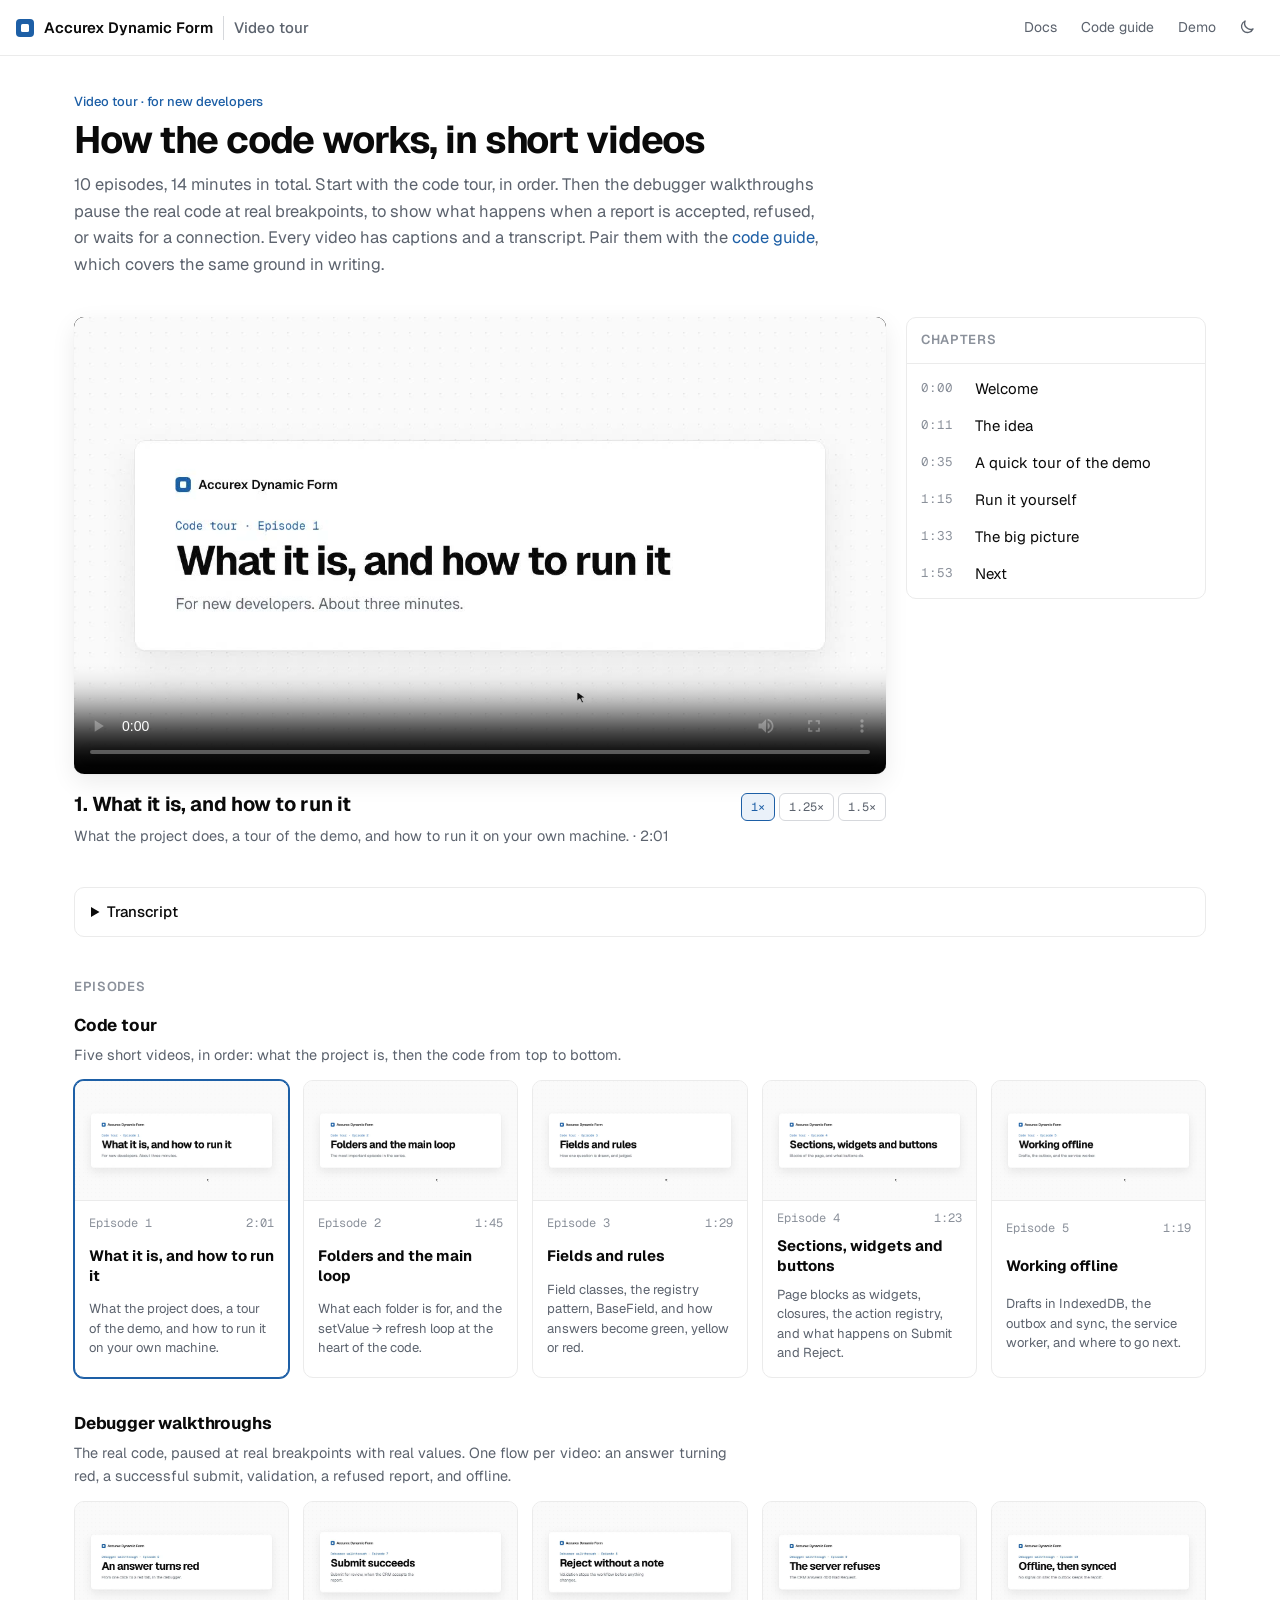
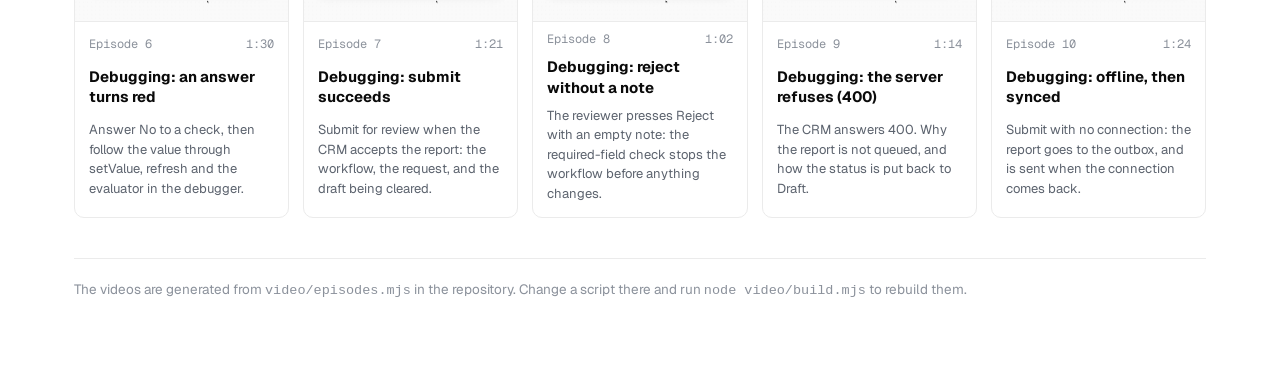
<file: docs/video-tutorial.html>
<!DOCTYPE html>
<html lang="en">
<head>
<meta charset="utf-8">
<meta name="viewport" content="width=device-width, initial-scale=1, viewport-fit=cover">
<title>Accurex Dynamic Form Video Tour</title>
<script src="theme.js"></script>
<meta name="description" content="Video tour of the Accurex Dynamic Form code for new developers: a five-part code tour, and debugger walkthroughs of the success and failure flows.">
<link rel="preconnect" href="https://fonts.googleapis.com">
<link rel="preconnect" href="https://fonts.gstatic.com" crossorigin>
<link rel="stylesheet" href="https://fonts.googleapis.com/css2?family=Geist:wght@400;500;600;700&family=Geist+Mono:wght@400;500&display=swap">
<style>
/* Layout: a viewing room — player with chapters beside it, transcript below, then the episode shelf.
   Same visual language as the docs and code guide. */
:root {
  --bg: #ffffff; --bg-subtle: #fafafa; --surface: #ffffff;
  --fg: #0a0a0a; --fg-muted: #5c636e; --fg-faint: #8b919b;
  --line: #ebebeb; --line-strong: #d6d8dc;
  --accent: #1d5fa6; --accent-soft: #eaf1f9;
  --player-bg: #0a0a0a;
  --shadow: 0 1px 2px rgba(10, 10, 10, 0.04), 0 8px 24px rgba(10, 10, 10, 0.08);
  --font-sans: "Geist", ui-sans-serif, system-ui, -apple-system, "Segoe UI", Roboto, sans-serif;
  --font-mono: "Geist Mono", ui-monospace, SFMono-Regular, Menlo, monospace;
  --radius: 10px;
}
@media (prefers-color-scheme: dark) {
  :root:not([data-theme="light"]) {
    --bg: #0a0a0a; --bg-subtle: #111111; --surface: #0f0f0f;
    --fg: #ededed; --fg-muted: #a3a8b0; --fg-faint: #70757d;
    --line: #1f1f1f; --line-strong: #2f3237;
    --accent: #6fa8e8; --accent-soft: #0f2238;
    --player-bg: #000000;
    --shadow: 0 1px 2px rgba(0, 0, 0, 0.4), 0 12px 32px rgba(0, 0, 0, 0.5);
    color-scheme: dark;
  }
}
:root[data-theme="dark"] {
  --bg: #0a0a0a; --bg-subtle: #111111; --surface: #0f0f0f;
  --fg: #ededed; --fg-muted: #a3a8b0; --fg-faint: #70757d;
  --line: #1f1f1f; --line-strong: #2f3237;
  --accent: #6fa8e8; --accent-soft: #0f2238;
  --player-bg: #000000;
  --shadow: 0 1px 2px rgba(0, 0, 0, 0.4), 0 12px 32px rgba(0, 0, 0, 0.5);
  color-scheme: dark;
}
* { box-sizing: border-box; }
[hidden] { display: none !important; }
body { margin: 0; background: var(--bg); color: var(--fg); font-family: var(--font-sans); font-size: 15px; line-height: 1.6; -webkit-font-smoothing: antialiased; }
a { color: var(--accent); text-decoration: none; }
a:hover { text-decoration: underline; text-underline-offset: 3px; }
:focus-visible { outline: 2px solid var(--accent); outline-offset: 2px; border-radius: 4px; }
button { font: inherit; color: inherit; }

.topbar {
  position: sticky; top: env(safe-area-inset-top, 0px); z-index: 20; display: flex; align-items: center; gap: 14px;
  height: 56px; padding-inline: 16px; border-bottom: 1px solid var(--line);
  background: color-mix(in srgb, var(--bg) 88%, transparent); backdrop-filter: saturate(1.6) blur(10px); -webkit-backdrop-filter: saturate(1.6) blur(10px);
}
.brand { display: flex; align-items: center; gap: 10px; color: var(--fg); font-weight: 600; white-space: nowrap; }
.brand:hover { text-decoration: none; }
.brand-mark { width: 18px; height: 18px; border-radius: 4px; background: var(--accent); position: relative; flex: none; }
.brand-mark::after { content: ""; position: absolute; inset: 5px; border-radius: 1.5px; background: var(--bg); }
.brand-sub { color: var(--fg-muted); font-weight: 500; border-left: 1px solid var(--line-strong); padding-left: 10px; }
.top-links { margin-left: auto; display: flex; align-items: center; gap: 4px; }
.top-links a { padding: 6px 10px; border-radius: 6px; color: var(--fg-muted); font-size: 14px; white-space: nowrap; }
.top-links a:hover { background: var(--bg-subtle); color: var(--fg); text-decoration: none; }
.icon-btn { display: inline-flex; align-items: center; justify-content: center; width: 34px; height: 34px; border: 1px solid transparent; border-radius: 6px; background: transparent; color: var(--fg-muted); cursor: pointer; }
.icon-btn:hover { background: var(--bg-subtle); color: var(--fg); border-color: var(--line); }

.page { max-width: 1180px; margin: 0 auto; padding: 36px 24px 80px; display: grid; gap: 40px; }
.eyebrow { margin: 0 0 6px; font-size: 13px; font-weight: 500; color: var(--accent); }
h1 { margin: 0 0 10px; font-size: clamp(28px, 4vw, 38px); line-height: 1.12; letter-spacing: -0.03em; text-wrap: balance; }
.lead { margin: 0; max-width: 68ch; color: var(--fg-muted); font-size: 16.5px; }
h2 { margin: 0 0 14px; font-size: 13px; font-weight: 600; letter-spacing: 0.05em; text-transform: uppercase; color: var(--fg-faint); }

/* Player + chapters */
.theatre { display: grid; grid-template-columns: minmax(0, 1fr) 300px; gap: 20px; align-items: start; }
.player { margin: 0; border-radius: var(--radius); overflow: hidden; background: var(--player-bg); box-shadow: var(--shadow); aspect-ratio: 16 / 9; }
.player video { display: block; width: 100%; height: 100%; background: var(--player-bg); }
.now { display: flex; flex-wrap: wrap; align-items: baseline; justify-content: space-between; gap: 6px 16px; margin: 14px 0 0; }
.now h3 { margin: 0; font-size: 20px; letter-spacing: -0.015em; }
.now p { margin: 4px 0 0; color: var(--fg-muted); font-size: 14.5px; }
.speeds { display: flex; gap: 4px; }
.speeds button { height: 28px; padding: 0 9px; border: 1px solid var(--line-strong); border-radius: 6px; background: var(--surface); color: var(--fg-muted); font-family: var(--font-mono); font-size: 12px; cursor: pointer; }
.speeds button[aria-pressed="true"] { border-color: var(--accent); color: var(--accent); background: var(--accent-soft); }

.chapters { border: 1px solid var(--line); border-radius: var(--radius); background: var(--surface); overflow: hidden; }
.chapters h2 { margin: 0; padding: 12px 14px; border-bottom: 1px solid var(--line); }
.chapters ol { list-style: none; margin: 0; padding: 6px; }
.chapters button {
  display: grid; grid-template-columns: 46px 1fr; gap: 8px; width: 100%; padding: 8px; border: 0; border-radius: 6px;
  background: transparent; text-align: left; cursor: pointer; line-height: 1.4;
}
.chapters button:hover { background: var(--bg-subtle); }
.chapters button[aria-current="true"] { background: var(--accent-soft); color: var(--accent); font-weight: 500; }
.chapters .time { font-family: var(--font-mono); font-size: 12.5px; color: var(--fg-faint); font-variant-numeric: tabular-nums; padding-top: 1px; }
.chapters button[aria-current="true"] .time { color: var(--accent); }

/* Transcript */
details.transcript { border: 1px solid var(--line); border-radius: var(--radius); background: var(--surface); }
details.transcript > summary { cursor: pointer; padding: 12px 16px; font-weight: 500; }
.transcript-body { max-height: 320px; overflow-y: auto; padding: 0 10px 12px; }
.cue { display: grid; grid-template-columns: 46px 1fr; gap: 8px; width: 100%; padding: 5px 6px; border: 0; border-radius: 6px; background: transparent; text-align: left; cursor: pointer; line-height: 1.5; }
.cue:hover { background: var(--bg-subtle); }
.cue[aria-current="true"] { background: var(--accent-soft); }
.cue .time { font-family: var(--font-mono); font-size: 12px; color: var(--fg-faint); padding-top: 2px; font-variant-numeric: tabular-nums; }

/* Episode shelf: one group per series (Code tour, Debugger walkthroughs) */
.shelf { display: grid; gap: 32px; }
.shelf-group h3 { margin: 0; font-size: 17px; letter-spacing: -0.01em; }
.shelf-note { margin: 4px 0 14px; max-width: 68ch; color: var(--fg-muted); font-size: 14.5px; }
.shelf-grid { display: grid; grid-template-columns: repeat(auto-fill, minmax(208px, 1fr)); gap: 14px; }
.episode { display: grid; gap: 8px; padding: 0 0 14px; border: 1px solid var(--line); border-radius: var(--radius); background: var(--surface); text-align: left; cursor: pointer; overflow: hidden; transition: border-color 0.12s, box-shadow 0.12s; }
.episode:hover { border-color: var(--line-strong); box-shadow: var(--shadow); }
.episode[aria-current="true"] { border-color: var(--accent); box-shadow: 0 0 0 1px var(--accent); }
.episode img { display: block; width: 100%; aspect-ratio: 16 / 9; object-fit: cover; background: var(--bg-subtle); border-bottom: 1px solid var(--line); }
.episode .meta { display: flex; justify-content: space-between; gap: 8px; padding: 0 14px; font-family: var(--font-mono); font-size: 12px; color: var(--fg-faint); }
.episode strong { padding: 0 14px; font-size: 15px; line-height: 1.35; }
.episode span.summary { padding: 0 14px; font-size: 13px; line-height: 1.5; color: var(--fg-muted); }

.empty { padding: 40px 20px; border: 1px dashed var(--line-strong); border-radius: var(--radius); text-align: center; color: var(--fg-muted); }
footer { padding-top: 20px; border-top: 1px solid var(--line); font-size: 13.5px; color: var(--fg-faint); }

@media (max-width: 900px) {
  .theatre { grid-template-columns: 1fr; }
  .brand-sub, .top-links a.hide-narrow { display: none; }
  .page { padding: 24px 16px 64px; gap: 28px; }
}
</style>
</head>
<body>
<header class="topbar">
  <a class="brand" href="../"><span class="brand-mark" aria-hidden="true"></span>Accurex Dynamic Form <span class="brand-sub">Video tour</span></a>
  <nav class="top-links" aria-label="Other pages">
    <a href="./">Docs</a>
    <a href="code-guide.html">Code guide</a>
    <a class="hide-narrow" href="../sample.html">Demo</a>
    <button class="icon-btn" type="button" data-theme-toggle aria-label="Switch colour theme"></button>
  </nav>
</header>

<main class="page">
  <section>
    <p class="eyebrow">Video tour · for new developers</p>
    <h1>How the code works, in short videos</h1>
    <p class="lead" id="lead">Start with the code tour, in order. Then the debugger walkthroughs pause the real code at real breakpoints, to show what happens when a report is accepted, refused, or waits for a connection. Every video has captions and a transcript. Pair them with the <a href="code-guide.html">code guide</a>, which covers the same ground in writing.</p>
  </section>

  <section class="theatre" aria-label="Player" id="theatre" hidden>
    <div>
      <figure class="player">
        <video id="video" controls preload="metadata" playsinline crossorigin="anonymous"></video>
      </figure>
      <div class="now">
        <div>
          <h3 id="nowTitle"></h3>
          <p id="nowSummary"></p>
        </div>
        <div class="speeds" role="group" aria-label="Playback speed" id="speeds">
          <button type="button" data-speed="1" aria-pressed="true">1×</button>
          <button type="button" data-speed="1.25" aria-pressed="false">1.25×</button>
          <button type="button" data-speed="1.5" aria-pressed="false">1.5×</button>
        </div>
      </div>
    </div>
    <nav class="chapters" aria-label="Chapters of this episode">
      <h2>Chapters</h2>
      <ol id="chapterList"></ol>
    </nav>
  </section>

  <details class="transcript" id="transcript" hidden>
    <summary>Transcript</summary>
    <div class="transcript-body" id="transcriptBody"></div>
  </details>

  <section aria-labelledby="episodesTitle">
    <h2 id="episodesTitle">Episodes</h2>
    <div class="shelf" id="shelf"><p class="empty">Loading the episodes…</p></div>
  </section>

  <footer id="footer">The videos are generated from <code>video/episodes.mjs</code> in the repository. Change a script there and run <code>node video/build.mjs</code> to rebuild them.</footer>
</main>

<script>
(function () {
  'use strict';

  const video = document.getElementById('video');
  const shelf = document.getElementById('shelf');
  const chapterList = document.getElementById('chapterList');
  const transcriptBody = document.getElementById('transcriptBody');
  let episodes = [];
  let current = null;
  let chapterButtons = [];
  let cueButtons = [];

  function make(tag, className, text) {
    const element = document.createElement(tag);
    if (className) element.className = className;
    if (text !== undefined) element.textContent = text;
    return element;
  }

  /** 75 → "1:15" */
  function clock(seconds) {
    const whole = Math.max(0, Math.floor(seconds));
    return Math.floor(whole / 60) + ':' + String(whole % 60).padStart(2, '0');
  }

  /** Read the cues of a WebVTT file: [{ start, end, text }]. */
  function parseVtt(text) {
    const toSeconds = stamp => stamp.split(':').reduce((total, part) => total * 60 + Number(part), 0);
    return text.replace(/\r/g, '').split('\n\n').map(block => {
      const lines = block.split('\n');
      const timing = lines.findIndex(line => line.includes('-->'));
      if (timing < 0) return null;
      const [start, end] = lines[timing].split('-->').map(part => toSeconds(part.trim()));
      return { start, end, text: lines.slice(timing + 1).join(' ') };
    }).filter(Boolean);
  }

  async function select(episode, autoplay) {
    current = episode;
    document.getElementById('theatre').hidden = false;
    document.getElementById('nowTitle').textContent = episode.number + '. ' + episode.title;
    document.getElementById('nowSummary').textContent = episode.summary + ' · ' + clock(episode.duration);

    video.replaceChildren();
    video.src = episode.video;
    video.poster = episode.poster;
    const captions = make('track');
    Object.assign(captions, { kind: 'captions', srclang: 'en', label: 'English', src: episode.captions, default: true });
    video.append(captions);
    video.playbackRate = Number(document.querySelector('#speeds [aria-pressed="true"]').dataset.speed);

    chapterList.replaceChildren();
    chapterButtons = episode.chapters.map(chapter => {
      const item = make('li');
      const button = make('button');
      button.type = 'button';
      button.append(make('span', 'time', clock(chapter.start)), make('span', '', chapter.title));
      button.addEventListener('click', () => { video.currentTime = chapter.start + 0.05; video.play(); });
      item.append(button);
      chapterList.append(item);
      return { button, start: chapter.start };
    });

    shelf.querySelectorAll('.episode').forEach(card => card.setAttribute('aria-current', String(Number(card.dataset.number) === episode.number)));
    history.replaceState(null, '', '#episode-' + episode.number);

    // Transcript from the captions file
    document.getElementById('transcript').hidden = false;
    transcriptBody.replaceChildren();
    cueButtons = [];
    try {
      const cues = parseVtt(await (await fetch(episode.captions)).text());
      cueButtons = cues.map(cue => {
        const button = make('button', 'cue');
        button.type = 'button';
        button.append(make('span', 'time', clock(cue.start)), make('span', '', cue.text));
        button.addEventListener('click', () => { video.currentTime = cue.start + 0.05; video.play(); });
        transcriptBody.append(button);
        return { button, start: cue.start, end: cue.end };
      });
    } catch (error) {
      transcriptBody.append(make('p', '', 'The transcript could not be loaded.'));
    }

    if (autoplay) video.play().catch(() => { /* the browser may require a click first */ });
  }

  // Highlight the current chapter and transcript line while the video plays
  video.addEventListener('timeupdate', () => {
    const time = video.currentTime;
    let active = null;
    chapterButtons.forEach(entry => { if (time >= entry.start) active = entry; });
    chapterButtons.forEach(entry => entry.button.setAttribute('aria-current', String(entry === active)));
    cueButtons.forEach(entry => {
      const isNow = time >= entry.start && time < entry.end;
      if (isNow && entry.button.getAttribute('aria-current') !== 'true') {
        entry.button.scrollIntoView({ block: 'nearest' });
      }
      entry.button.setAttribute('aria-current', String(isNow));
    });
  });

  /** Older manifests have no series: those episodes are the code tour. */
  const seriesOf = episode => episode.series || 'Code tour';
  const SERIES_NOTES = {
    'Code tour': 'Five short videos, in order: what the project is, then the code from top to bottom.',
    'Debugger walkthroughs': 'The real code, paused at real breakpoints with real values. One flow per video: an answer turning red, a successful submit, validation, a refused report, and offline.',
  };

  // When an episode ends, offer the next one in the same series by selecting it
  video.addEventListener('ended', () => {
    const next = episodes.find(episode => episode.number === current.number + 1 && seriesOf(episode) === seriesOf(current));
    if (next) select(next, false);
  });

  document.getElementById('speeds').addEventListener('click', event => {
    const button = event.target.closest('button[data-speed]');
    if (!button) return;
    document.querySelectorAll('#speeds button').forEach(other => other.setAttribute('aria-pressed', String(other === button)));
    video.playbackRate = Number(button.dataset.speed);
  });

  fetch('videos/episodes.json', { cache: 'no-cache' })
    .then(response => { if (!response.ok) throw new Error('HTTP ' + response.status); return response.json(); })
    .then(manifest => {
      episodes = manifest.episodes;
      if (!episodes.length) throw new Error('no episodes yet');

      const total = episodes.reduce((seconds, episode) => seconds + episode.duration, 0);
      document.getElementById('lead').prepend(episodes.length + (episodes.length === 1 ? ' episode, ' : ' episodes, ') + Math.round(total / 60) + ' minutes in total. ');

      const cards = episodes.map(episode => {
        const card = make('button', 'episode');
        card.type = 'button';
        card.dataset.number = episode.number;
        const poster = make('img');
        Object.assign(poster, { src: episode.poster, alt: '', loading: 'lazy' });
        const meta = make('span', 'meta');
        meta.append(make('span', '', 'Episode ' + episode.number), make('span', '', clock(episode.duration)));
        card.append(poster, meta, make('strong', '', episode.title), make('span', 'summary', episode.summary));
        card.addEventListener('click', () => { select(episode, true); document.getElementById('theatre').scrollIntoView({ behavior: 'smooth', block: 'start' }); });
        return { series: seriesOf(episode), card };
      });

      const seriesNames = [...new Set(cards.map(entry => entry.series))];
      shelf.replaceChildren(...seriesNames.map(name => {
        const group = make('section', 'shelf-group');
        const grid = make('div', 'shelf-grid');
        grid.append(...cards.filter(entry => entry.series === name).map(entry => entry.card));
        group.append(make('h3', '', name));
        if (SERIES_NOTES[name]) group.append(make('p', 'shelf-note', SERIES_NOTES[name]));
        group.append(grid);
        return group;
      }));

      const fromHash = Number((location.hash.match(/^#episode-(\d+)$/) || [])[1]);
      select(episodes.find(episode => episode.number === fromHash) || episodes[0], false);
    })
    .catch(error => {
      shelf.replaceChildren(make('p', 'empty', 'The videos are not available yet (' + error.message + ').'));
    });
})();
</script>
</body>
</html>
</file>
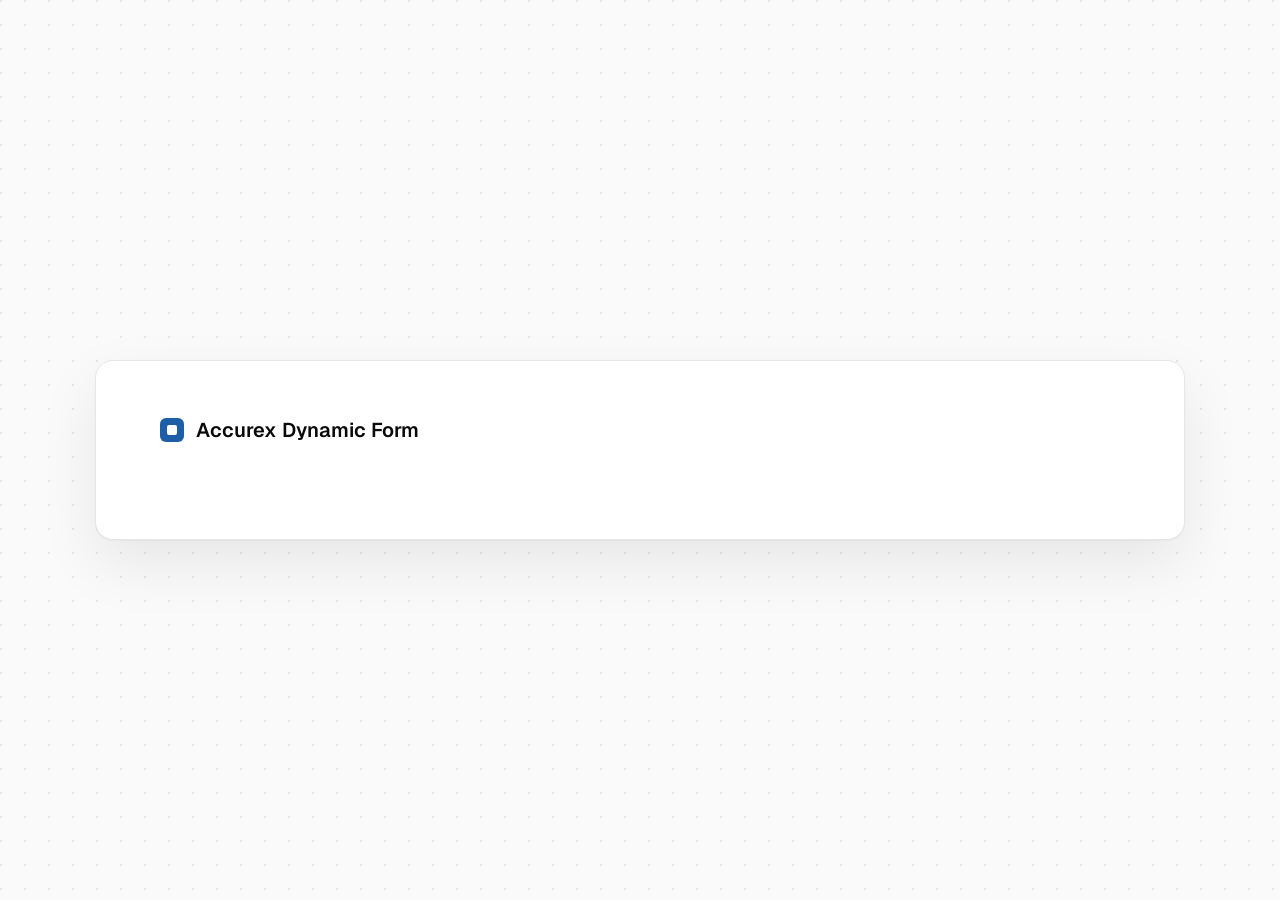
<file: video/card.html>
<!DOCTYPE html>
<html lang="en">
<head>
<meta charset="utf-8">
<title>Video card</title>
<!-- Title and end cards for the tutorial videos. Text comes from the URL: ?kicker=…&title=…&subtitle=… -->
<link rel="stylesheet" href="https://fonts.googleapis.com/css2?family=Geist:wght@400;500;600;700&family=Geist+Mono:wght@400;500&display=swap">
<style>
  html, body { margin: 0; height: 100%; }
  body {
    display: grid; place-items: center; background: #fafafa; color: #0a0a0a;
    font-family: "Geist", system-ui, sans-serif; -webkit-font-smoothing: antialiased;
    background-image: radial-gradient(circle at 1px 1px, #e3e5e8 1px, transparent 0); background-size: 24px 24px;
  }
  .card { width: 960px; padding: 56px 64px; border: 1px solid #e4e6ea; border-radius: 18px; background: #fff;
          box-shadow: 0 1px 2px rgba(10,10,10,.04), 0 24px 60px rgba(10,10,10,.08); animation: in .6s ease-out both; }
  @keyframes in { from { opacity: 0; transform: translateY(12px); } }
  .brand { display: flex; align-items: center; gap: 12px; font-weight: 600; font-size: 20px; }
  .mark { width: 24px; height: 24px; border-radius: 6px; background: #1d5fa6; position: relative; }
  .mark::after { content: ""; position: absolute; inset: 7px; border-radius: 2px; background: #fff; }
  .kicker { margin: 40px 0 10px; font-family: "Geist Mono", monospace; font-size: 18px; color: #1d5fa6; }
  h1 { margin: 0; font-size: 64px; line-height: 1.05; letter-spacing: -0.035em; }
  .subtitle { margin: 18px 0 0; font-size: 24px; line-height: 1.45; color: #5c636e; max-width: 34ch; }
</style>
</head>
<body>
  <div class="card">
    <div class="brand"><span class="mark"></span>Accurex Dynamic Form</div>
    <p class="kicker" id="kicker"></p>
    <h1 id="title"></h1>
    <p class="subtitle" id="subtitle"></p>
  </div>
  <script>
    const params = new URLSearchParams(location.search);
    for (const id of ['kicker', 'title', 'subtitle']) document.getElementById(id).textContent = params.get(id) || '';
  </script>
</body>
</html>
</file>
<file: Accurex-dynamic-form.css>
:root {
  --dfr-ink:#182420;
  --dfr-ink-soft:#5B6863;
  --dfr-paper:#EEF0EA;
  --dfr-card:#FBFBF8;
  --dfr-line:#DBDFD6;
  --dfr-steel:#5B6B67;
  --dfr-steel-dark:#374440;
  --dfr-brand:#1D5FA6;
  --dfr-brand-dark:#154A80;
  --dfr-brand-tint:#E3EDF7;
  --dfr-accent:#E07B23;
  --dfr-pass:#2E7D46;
  --dfr-pass-tint:#E3F1E7;
  --dfr-caution:#B67D0F;
  --dfr-caution-tint:#FBF0DA;
  --dfr-fail:#C0392B;
  --dfr-fail-tint:#F8E3E0;
  --dfr-pending:#8B95A1;
  --dfr-pending-tint:#EBEDF0;
  --dfr-radius:8px;
  --dfr-radius-sm:5px;
  --dfr-shadow:0 1px 2px rgba(24,36,32,.05);
}

.dfr-host { background:var(--dfr-paper); color:var(--dfr-ink); min-height:100%; }
.dfr-form {
  /* Set from config.layout by the JavaScript (src/core/layout.js). These are the defaults. */
  --dfr-max-width:640px;
  --dfr-columns:2;
}
.dfr-form { margin:0; padding:0 0 78px; font-family:Inter,system-ui,-apple-system,BlinkMacSystemFont,"Segoe UI",sans-serif; color:var(--dfr-ink); }
.dfr-form * { box-sizing:border-box; }
.dfr-form button,.dfr-form input,.dfr-form select,.dfr-form textarea { font:inherit; }
.dfr-form button { cursor:pointer; }
.dfr-shell { max-width:var(--dfr-max-width); margin:0 auto; padding:0 14px; }
.dfr-tnum { font-variant-numeric:tabular-nums; }

.dfr-header { position:sticky; top:0; z-index:20; background:var(--dfr-steel-dark); color:#eff3ef; padding:12px 14px; box-shadow:0 2px 6px rgba(0,0,0,.14); }
/* 28px = the shell's left + right padding, so the header lines up with the content below */
.dfr-header > * { max-width:calc(var(--dfr-max-width) - 28px); margin-left:auto; margin-right:auto; }
.dfr-header-row { display:flex; align-items:flex-start; justify-content:space-between; gap:10px; }
.dfr-brand { display:flex; align-items:center; gap:7px; color:#c9d6ce; font-size:13px; font-weight:700; text-transform:uppercase; }
.dfr-brand-dot { width:8px; height:8px; border-radius:2px; background:var(--dfr-brand); }
.dfr-status { padding:3px 10px; border-radius:999px; font-size:11.5px; font-weight:700; }
.dfr-status-draft { background:#3E4C47; color:#d8e4dd; }
.dfr-status-review { background:var(--dfr-caution); color:#2B1D02; }
.dfr-status-approved { background:var(--dfr-pass); color:#fff; }
.dfr-status-rejected { background:var(--dfr-fail); color:#fff; }
.dfr-job-title { margin-top:9px; color:#fff; font-size:17px; font-weight:700; }
.dfr-job-sub { margin-top:2px; color:#b9c6be; font-size:12.5px; }
.dfr-header-field { margin-top:10px; padding:7px 9px; border:1px solid #3D4C46; border-radius:var(--dfr-radius-sm); background:#26332E; }
.dfr-header-field-label { margin-bottom:3px; color:#8FA097; font-size:10.5px; }
.dfr-header-control-row { display:flex; align-items:center; gap:7px; }
.dfr-header .dfr-control { flex:1; min-width:0; border:none; background:transparent; color:#cfe0d6; padding:3px 0; }
.dfr-meta-strip { display:grid; grid-template-columns:1fr 1fr; gap:8px; margin-top:10px; }
.dfr-meta-box { padding:8px 9px; border:1px solid #3D4C46; border-radius:var(--dfr-radius-sm); background:#26332E; }
.dfr-meta-k { color:#8FA097; font-size:10.5px; }
.dfr-meta-v { margin-top:1px; color:#fff; font-size:14px; font-weight:700; }
.dfr-meta-v.is-warn { color:#E7B95C; }
.dfr-meta-v.is-ok { color:#8FD9A8; }

.dfr-card,.dfr-accordion,.dfr-deficiency,.dfr-unit-idcard { margin-top:14px; border:1px solid var(--dfr-line); border-radius:var(--dfr-radius); background:var(--dfr-card); box-shadow:var(--dfr-shadow); }
.dfr-card { padding:14px 15px; }
.dfr-card-title { margin:0 0 11px; color:var(--dfr-steel-dark); font-size:13.5px; font-weight:700; }
.dfr-smallnote { margin:7px 0; color:var(--dfr-ink-soft); font-size:11.5px; line-height:1.45; }
.dfr-grid { display:grid; grid-template-columns:repeat(var(--dfr-columns),minmax(0,1fr)); gap:10px; }

.dfr-field { min-width:0; padding:8px 0; }
.dfr-accordion-body > .dfr-field { border-top:1px solid var(--dfr-line); padding:11px 0; }
.dfr-accordion-body > .dfr-field:first-child { border-top:none; }
.dfr-label,.dfr-mini-label { display:block; color:var(--dfr-ink); font-size:13px; font-weight:600; line-height:1.4; }
.dfr-mini-label { margin-bottom:4px; color:var(--dfr-ink-soft); font-size:10.5px; }
.dfr-control { width:100%; min-height:40px; margin-top:6px; padding:8px 9px; border:1px solid var(--dfr-line); border-radius:var(--dfr-radius-sm); background:#fff; color:var(--dfr-ink); font-size:14px; outline:none; }
.dfr-control:focus { border-color:var(--dfr-brand); box-shadow:0 0 0 2px rgba(29,95,166,.12); }
textarea.dfr-control { min-height:70px; resize:vertical; }
.dfr-control[readonly] { background:var(--dfr-brand-tint); color:var(--dfr-brand-dark); font-weight:600; }
.dfr-invalid { border-color:var(--dfr-fail)!important; box-shadow:0 0 0 2px rgba(192,57,43,.12)!important; }

.dfr-field-head { display:flex; align-items:flex-start; justify-content:space-between; gap:8px; }
.dfr-field-label-wrap { display:flex; align-items:center; gap:5px; }
.dfr-info-btn { width:18px; height:18px; padding:0; border:1px solid var(--dfr-steel); border-radius:50%; background:transparent; color:var(--dfr-steel-dark); font-size:10px; font-weight:700; }
.dfr-help { margin-top:7px; padding:8px 10px; border:1px solid #EBD98A; border-radius:6px; background:#FFF9E8; color:#5B4A0E; font-size:12px; line-height:1.45; }
.dfr-chip { flex:0 0 auto; padding:3px 8px; border-radius:999px; font-size:10.5px; font-weight:700; }
.dfr-gray,.dfr-pending { background:var(--dfr-pending-tint); color:var(--dfr-pending); }
.dfr-green,.dfr-pass { background:var(--dfr-pass-tint); color:var(--dfr-pass); }
.dfr-yellow,.dfr-caution { background:var(--dfr-caution-tint); color:var(--dfr-caution); }
.dfr-red,.dfr-fail { background:var(--dfr-fail-tint); color:var(--dfr-fail); }

.dfr-segmented { display:flex; gap:6px; margin-top:9px; }
.dfr-seg-btn { flex:1; padding:8px 5px; border:1px solid var(--dfr-line); border-radius:var(--dfr-radius-sm); background:#fff; color:var(--dfr-ink-soft); font-size:12.5px; font-weight:600; }
.dfr-seg-btn.is-active { border-color:var(--dfr-steel-dark); background:var(--dfr-steel-dark); color:#fff; }
.dfr-seg-btn.is-active.is-good { border-color:var(--dfr-pass); background:var(--dfr-pass); }
.dfr-seg-btn.is-active.is-bad { border-color:var(--dfr-fail); background:var(--dfr-fail); }

.dfr-tolerance-inputs { display:flex; gap:8px; margin-top:9px; }
.dfr-tolerance-input { flex:1; min-width:0; }
.dfr-input-with-unit { position:relative; }
.dfr-input-with-unit .dfr-control { padding-right:30px; }
.dfr-unit { position:absolute; right:9px; top:50%; transform:translateY(-40%); color:var(--dfr-ink-soft); font-size:11.5px; pointer-events:none; }
.dfr-tolerance-bar { position:relative; height:8px; margin-top:10px; border-radius:5px; background:var(--dfr-pending-tint); overflow:visible; }
.dfr-tolerance-bar.dfr-tolerance-green { background:linear-gradient(90deg,var(--dfr-fail),var(--dfr-caution) 25%,var(--dfr-pass) 42%,var(--dfr-pass) 58%,var(--dfr-caution) 75%,var(--dfr-fail)); }
.dfr-tolerance-bar.dfr-tolerance-yellow { background:linear-gradient(90deg,var(--dfr-fail),var(--dfr-caution) 25%,var(--dfr-pass) 42%,var(--dfr-pass) 58%,var(--dfr-caution) 75%,var(--dfr-fail)); }
.dfr-tolerance-bar.dfr-tolerance-red { background:linear-gradient(90deg,var(--dfr-fail),var(--dfr-caution) 25%,var(--dfr-pass) 42%,var(--dfr-pass) 58%,var(--dfr-caution) 75%,var(--dfr-fail)); }
.dfr-tolerance-marker { position:absolute; top:-3px; left:50%; width:3px; height:14px; border-radius:1px; background:var(--dfr-ink); transition:left .15s; }
.dfr-tolerance-readout { margin-top:6px; color:var(--dfr-ink-soft); font-size:11.5px; }
.dfr-formula-note { color:var(--dfr-steel); font-size:11px; font-style:italic; font-weight:400; }

.dfr-checkbox-row { display:flex; align-items:center; gap:9px; cursor:pointer; }
.dfr-checkbox-row > .dfr-label { flex:1; }
.dfr-checkbox { flex:0 0 auto; width:18px; height:18px; margin:0; accent-color:var(--dfr-brand); }

.dfr-deficiency { overflow:hidden; border:1.5px solid var(--dfr-fail); background:var(--dfr-fail-tint); }
.dfr-deficiency.dfr-deficiency-clear { border-color:var(--dfr-pass); background:var(--dfr-pass-tint); }
.dfr-deficiency-head { display:flex; width:100%; justify-content:space-between; align-items:center; padding:10px 13px; border:0; background:transparent; color:var(--dfr-fail); text-align:left; font-size:15px; font-weight:700; }
.dfr-deficiency-clear .dfr-deficiency-head { color:var(--dfr-pass); }
.dfr-deficiency-body { padding:0 13px 11px; }
.dfr-clean-message { padding:5px 0; color:var(--dfr-pass); font-size:13px; }
.dfr-def-item { display:grid; grid-template-columns:1fr auto auto; align-items:center; gap:8px; padding:7px 0; border-top:1px solid rgba(0,0,0,.06); font-size:12.5px; }
.dfr-def-item:first-child { border-top:none; }
.dfr-def-item strong { display:block; }
.dfr-def-item span:not(.dfr-def-tag) { display:block; color:var(--dfr-ink-soft); font-size:12px; }
.dfr-def-tag { padding:2px 7px; border-radius:999px; font-size:10px; font-weight:700; }
.dfr-link-btn { border:0; background:transparent; color:var(--dfr-brand-dark); font-size:12px; font-weight:700; }

.dfr-hours-grid { display:flex; gap:10px; align-items:stretch; }
.dfr-hours-cell { flex:1; padding:9px 6px; border:1px solid var(--dfr-line); border-radius:var(--dfr-radius-sm); background:#fff; text-align:center; }
.dfr-hours-value { font-size:20px; font-weight:700; }
.dfr-hours-label { margin-top:2px; color:var(--dfr-ink-soft); font-size:10.5px; }
.dfr-inline-actions { display:flex; gap:6px; margin-top:11px; }

.dfr-unit-tabs { display:flex; gap:6px; margin-top:16px; overflow-x:auto; padding-bottom:2px; }
.dfr-unit-tab,.dfr-unit-add { flex:0 0 auto; padding:9px 13px; border:1px solid var(--dfr-line); border-radius:var(--dfr-radius-sm) var(--dfr-radius-sm) 0 0; background:#fff; color:var(--dfr-ink-soft); font-size:13px; font-weight:600; white-space:nowrap; }
.dfr-unit-tab.is-active { border-bottom:2px solid var(--dfr-accent); background:var(--dfr-card); color:var(--dfr-ink); }
.dfr-unit-add { border:1.5px dashed var(--dfr-accent); border-radius:var(--dfr-radius-sm); background:transparent; color:#B25E12; }
.dfr-flagdot { display:inline-block; width:6px; height:6px; margin-left:6px; border-radius:50%; vertical-align:middle; }
.dfr-dot-fail { background:var(--dfr-fail); }
.dfr-dot-caution { background:var(--dfr-caution); }
.dfr-dot-pass { background:var(--dfr-pass); }
.dfr-dot-pending { background:transparent; }
.dfr-unit-idcard { padding:13px 15px; border-top:none; border-radius:0 0 var(--dfr-radius) var(--dfr-radius); }

.dfr-accordion { overflow:hidden; }
.dfr-accordion-head { display:flex; width:100%; align-items:center; justify-content:space-between; gap:10px; padding:12px 14px; border:0; background:#fff; color:var(--dfr-ink); text-align:left; font-size:14.5px; font-weight:700; }
.dfr-accordion-meta { display:flex; align-items:center; gap:8px; }
.dfr-section-chip { padding:3px 9px; border-radius:999px; font-size:10.5px; font-weight:700; white-space:nowrap; }
.dfr-chevron { color:var(--dfr-steel); font-size:11px; transition:transform .15s; }
.dfr-accordion-head.is-open .dfr-chevron { transform:rotate(90deg); }
.dfr-accordion-body { padding:4px 14px 15px; }

.dfr-photo-row { margin-top:10px; }
.dfr-photo-btn { display:inline-flex; align-items:center; gap:6px; padding:7px 11px; border:1px dashed var(--dfr-steel); border-radius:var(--dfr-radius-sm); background:transparent; color:var(--dfr-steel-dark); font-size:12px; font-weight:600; }
.dfr-photo-btn.is-attached { border-style:solid; border-color:var(--dfr-pass); background:var(--dfr-pass-tint); color:var(--dfr-pass); }
.dfr-photo-strip { display:flex; flex-wrap:wrap; gap:6px; margin-top:8px; }
.dfr-photo-thumb { width:52px; height:52px; border:1px solid var(--dfr-line); border-radius:6px; object-fit:cover; }

.dfr-summary-unit { padding:10px 0; border-top:1px solid var(--dfr-line); }
.dfr-summary-unit:first-child { border-top:none; }
.dfr-summary-unit-head { display:flex; align-items:center; justify-content:space-between; gap:10px; }
.dfr-summary-details { margin-top:8px; padding-top:8px; border-top:1px solid var(--dfr-line); }
.dfr-summary-flag { padding:4px 0; color:var(--dfr-ink-soft); font-size:12.5px; }

.dfr-reviewer-toggle { display:block; margin:16px auto 0; padding:8px 13px; border:1px solid var(--dfr-steel); border-radius:var(--dfr-radius-sm); background:transparent; color:var(--dfr-steel-dark); font-size:12.5px; font-weight:600; }
.dfr-reviewer-card { border:1.5px dashed var(--dfr-steel); background:#F1F3EF; }
.dfr-reviewer-actions { display:flex; gap:8px; margin-top:10px; }
.dfr-reviewer-actions .dfr-btn { flex:1; }
.dfr-decision-banner { margin-top:10px; }
.dfr-decision-approved,.dfr-decision-rejected { padding:10px 12px; border-radius:var(--dfr-radius-sm); font-size:13px; font-weight:600; }
.dfr-decision-approved { border:1px solid #BFE0CC; background:var(--dfr-pass-tint); color:#205C33; }
.dfr-decision-rejected { border:1px solid #EBC6C1; background:var(--dfr-fail-tint); color:#8C2A1E; }

.dfr-btn { padding:8px 12px; border:1px solid var(--dfr-line); border-radius:var(--dfr-radius-sm); background:#fff; color:var(--dfr-ink); font-size:12.5px; font-weight:600; }
.dfr-btn-primary { border-color:var(--dfr-brand-dark); background:var(--dfr-brand); color:#fff; }
.dfr-btn-success { border-color:var(--dfr-pass); background:var(--dfr-pass); color:#fff; }
.dfr-btn-danger { border-color:var(--dfr-fail); background:var(--dfr-fail); color:#fff; }
.dfr-btn-sm { padding:6px 11px; font-size:12px; }
.dfr-pull-btn { margin-top:8px; border:0; background:var(--dfr-steel-dark); color:#fff; }
.dfr-btn:disabled { opacity:.45; cursor:default; }

.dfr-actionbar { position:fixed; left:0; right:0; bottom:0; z-index:30; border-top:1px solid var(--dfr-line); background:#fff; box-shadow:0 -2px 8px rgba(0,0,0,.08); }
.dfr-actionbar-inner { display:flex; max-width:var(--dfr-max-width); margin:0 auto; gap:7px; padding:8px 14px; }
.dfr-actionbar .dfr-btn { flex:1; padding:11px 4px; font-size:12px; }
.dfr-highlight { outline:2px solid var(--dfr-fail); outline-offset:2px; }

@media (max-width:520px) {
  .dfr-grid { grid-template-columns:1fr; }
  .dfr-field { grid-column:span 1!important; }
  .dfr-tolerance-inputs { flex-direction:column; }
  .dfr-actionbar-inner { gap:4px; }
  .dfr-actionbar .dfr-btn { font-size:11px; }
}

@media print {
  .dfr-header { position:static; }
  .dfr-actionbar,.dfr-unit-tabs,.dfr-reviewer-toggle,.dfr-photo-btn,.dfr-info-btn,.dfr-pull-btn,.dfr-inline-actions { display:none!important; }
  .dfr-unit-panel { display:block!important; }
  .dfr-unit-panel[hidden] { display:block!important; }
  .dfr-accordion-body[hidden] { display:block!important; }
  .dfr-form { padding-bottom:0; }
  .dfr-card,.dfr-accordion,.dfr-unit-idcard,.dfr-deficiency { box-shadow:none; }
}

/* Status colours from statusRules (e.g. the hours Variance) */
.dfr-hours-cell[data-status="green"] { border-color:var(--dfr-pass); background:var(--dfr-pass-tint); color:var(--dfr-pass); }
.dfr-hours-cell[data-status="yellow"] { border-color:var(--dfr-caution); background:var(--dfr-caution-tint); color:var(--dfr-caution); }
.dfr-hours-cell[data-status="red"] { border-color:var(--dfr-fail); background:var(--dfr-fail-tint); color:var(--dfr-fail); }
.dfr-control[data-status="green"] { color:var(--dfr-pass); }
.dfr-control[data-status="yellow"] { color:var(--dfr-caution); }
.dfr-control[data-status="red"] { color:var(--dfr-fail); }

/* "Draft restored" banner */
.dfr-draft-banner { display:flex; align-items:center; justify-content:space-between; gap:10px; margin-top:14px; padding:9px 12px; border:1px solid #BCD3EA; border-radius:var(--dfr-radius-sm); background:var(--dfr-brand-tint); color:var(--dfr-brand-dark); font-size:12.5px; }
.dfr-draft-banner .dfr-link-btn { flex:0 0 auto; padding:0; }
@media print { .dfr-draft-banner { display:none!important; } }

/* Offline / sync status bar */
.dfr-sync-status { display:flex; align-items:center; justify-content:space-between; gap:10px; margin-top:14px; padding:9px 12px; border:1px solid #EBD98A; border-radius:var(--dfr-radius-sm); background:var(--dfr-caution-tint); color:#6B4A06; font-size:12.5px; }
.dfr-sync-status[hidden] { display:none; }
.dfr-sync-status.is-offline { border-color:var(--dfr-steel); background:var(--dfr-pending-tint); color:var(--dfr-steel-dark); }
.dfr-sync-status.has-error { border-color:#EBC6C1; background:var(--dfr-fail-tint); color:#8C2A1E; }
.dfr-sync-status .dfr-link-btn { flex:0 0 auto; padding:0; }
@media print { .dfr-sync-status { display:none!important; } }
</file>
